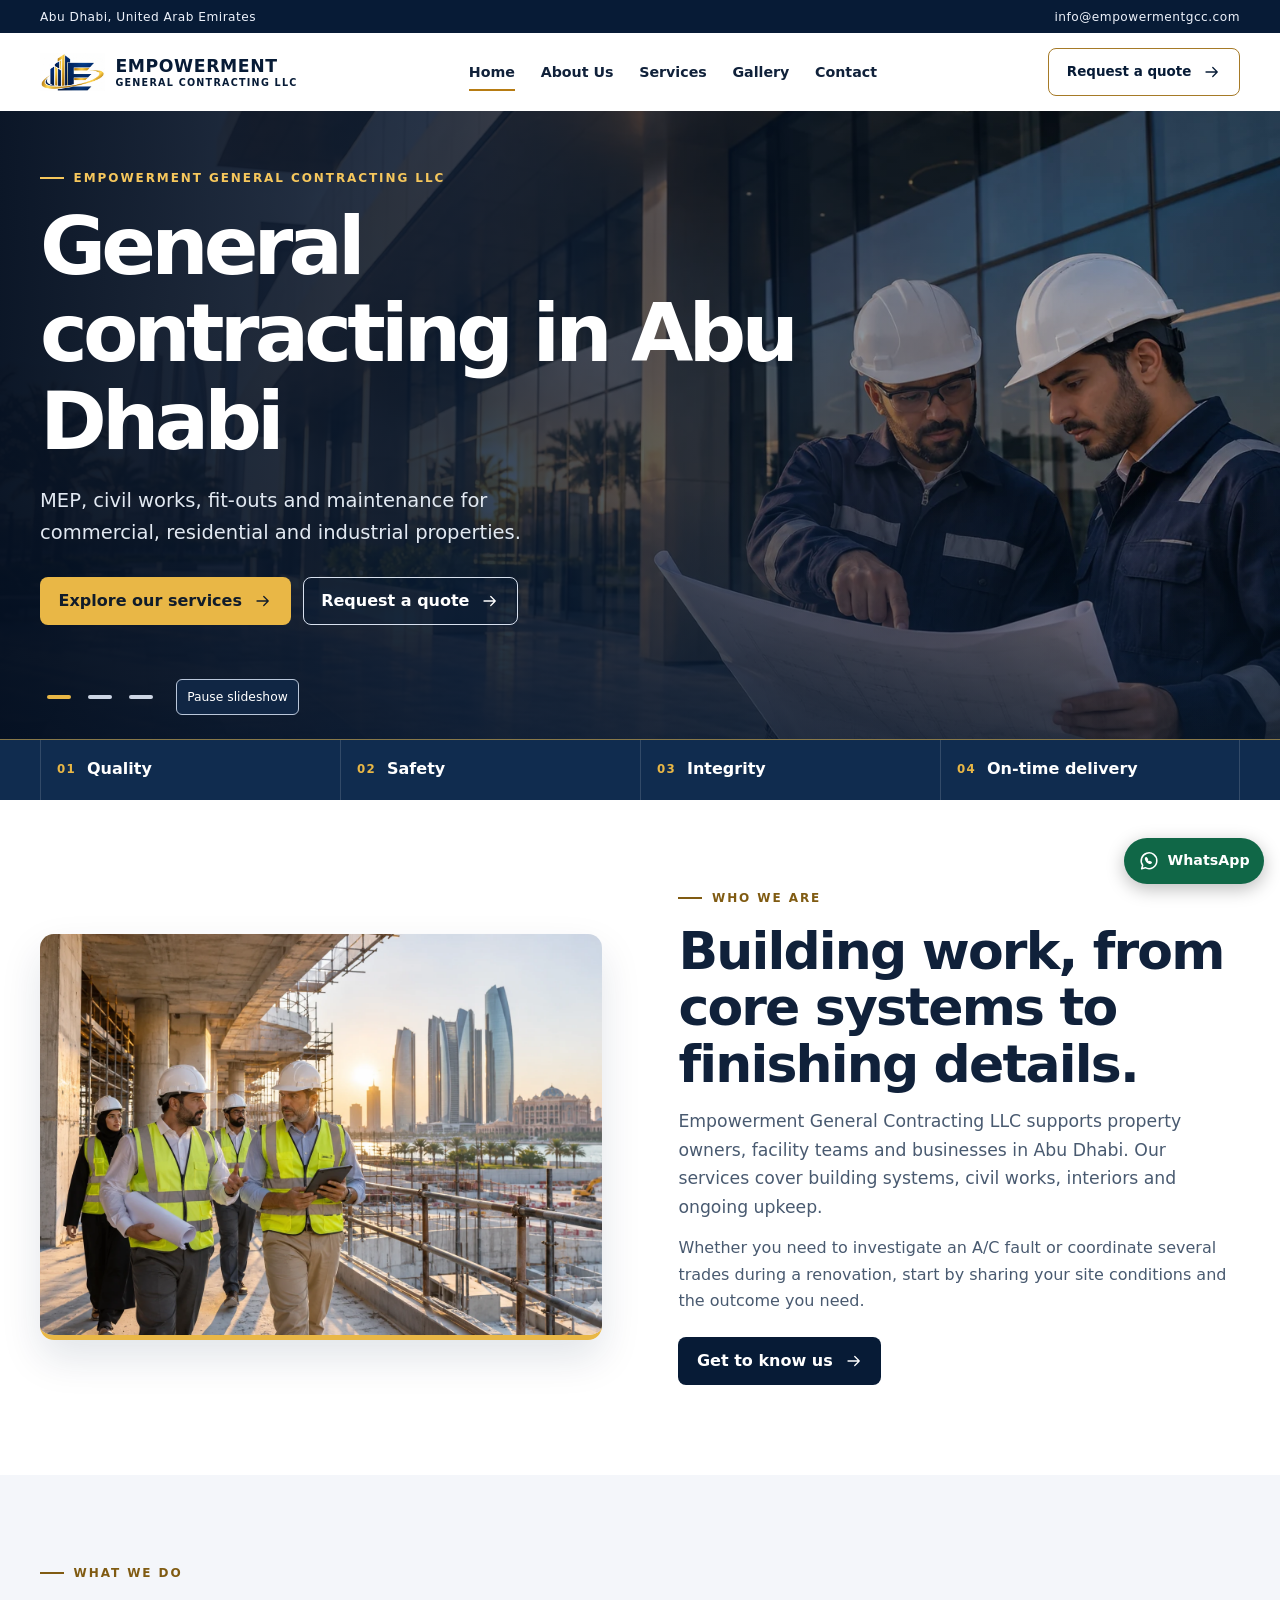
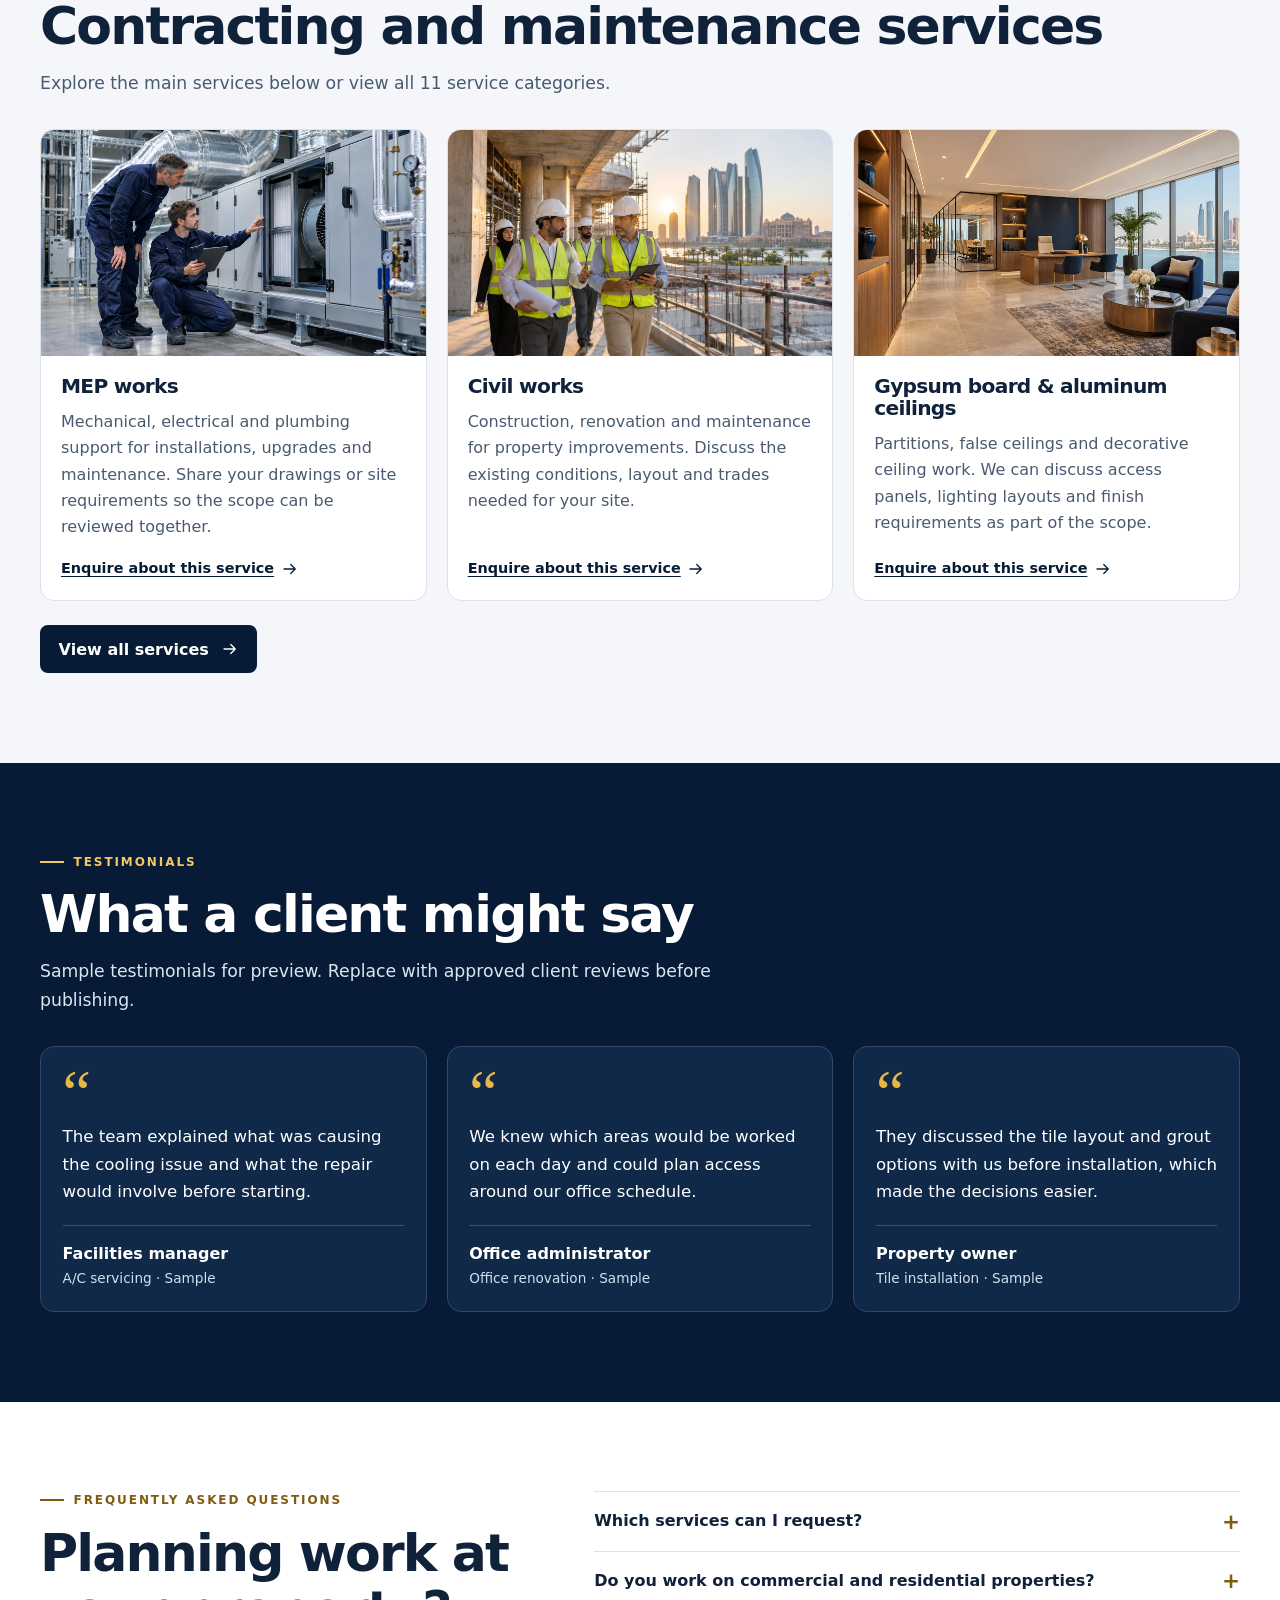
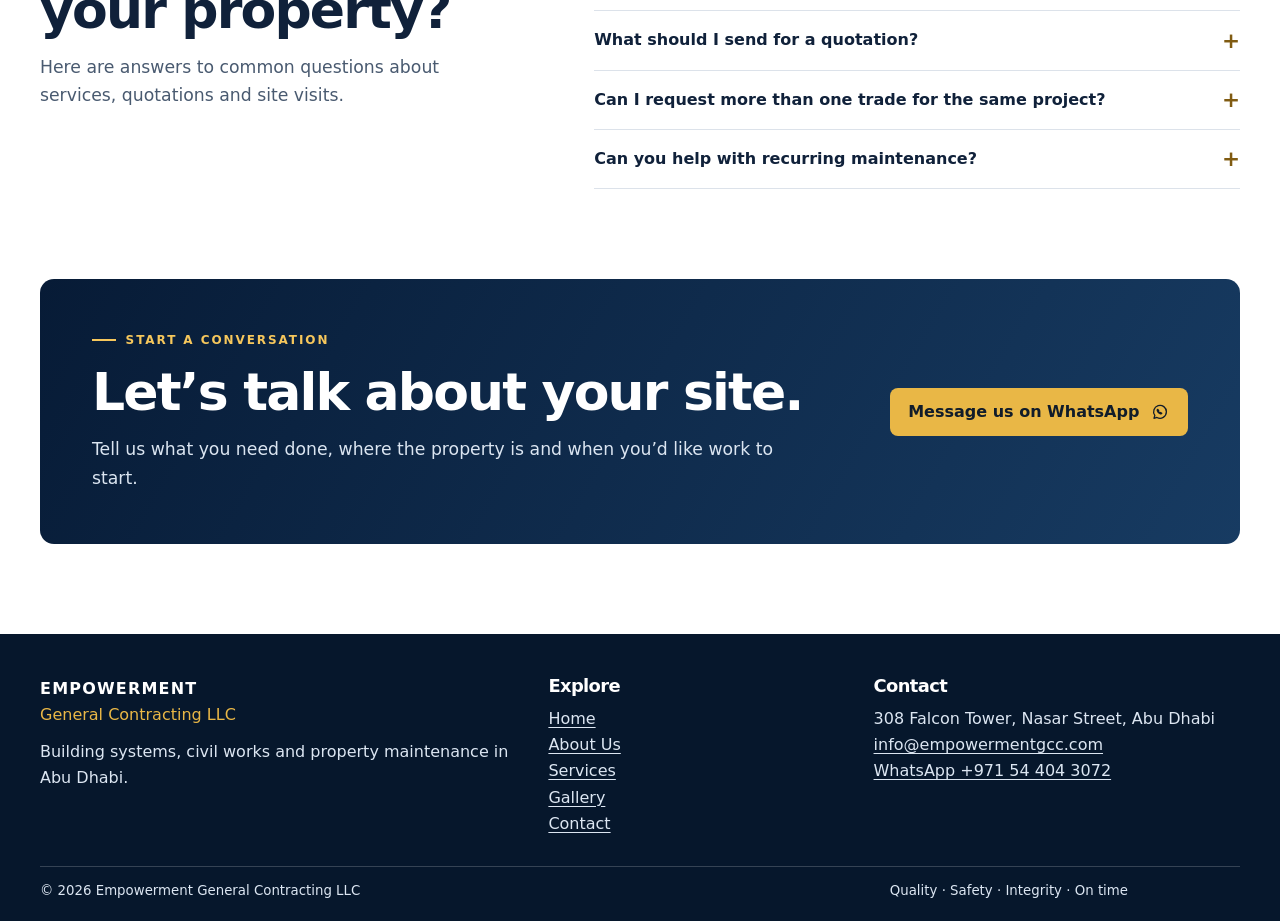
<file: index.html>
<!doctype html>
<html lang="en">
<head>
  <meta charset="utf-8">
  <meta name="viewport" content="width=device-width, initial-scale=1">
  <meta name="description" content="Empowerment General Contracting LLC offers MEP, civil works, fit-outs and building maintenance in Abu Dhabi.">
  <meta name="theme-color" content="#071b36">
  <title>General Contracting in Abu Dhabi | Empowerment General Contracting LLC</title>
  <link rel="icon" href="assets/mark.webp">
  <link rel="stylesheet" href="styles.css">
  <script src="script.js" defer></script>
</head>
<body>
  <a class="skip" href="#main">Skip to content</a>
  <div class="top"><div class="wrap"><span>Abu Dhabi, United Arab Emirates</span><a href="mailto:info@empowermentgcc.com">info@empowermentgcc.com</a></div></div>
  <header class="site-header"><div class="wrap header-row">
    <a class="brand" href="index.html" aria-label="Empowerment General Contracting LLC home"><img src="assets/mark.webp" alt="" decoding="async"><span><strong>EMPOWERMENT</strong><small>GENERAL CONTRACTING LLC</small></span></a>
    <button class="menu" type="button" aria-expanded="false" aria-controls="site-nav">Menu <span aria-hidden="true">☰</span></button>
    <nav id="site-nav" aria-label="Main navigation"><a href="index.html" aria-current="page">Home</a><a href="about.html">About Us</a><a href="services.html">Services</a><a href="gallery.html">Gallery</a><a href="contact.html">Contact</a></nav>
    <a class="header-cta" href="contact.html">Request a quote <svg width="22" height="22" viewBox="0 0 24 24" fill="none" stroke="currentColor" stroke-width="1.7" stroke-linecap="round" stroke-linejoin="round" aria-hidden="true"><path d="M4 12h15m-6-6 6 6-6 6"/></svg></a>
  </div></header>
  <main id="main"><section class="hero slideshow" aria-label="Company highlights"><article class="slide"><div class="scene"><img src="assets/hero.webp" alt="" decoding="async"></div><div class="wrap hero-copy"><p class="eyebrow">Empowerment General Contracting LLC</p><h1>General contracting in Abu Dhabi</h1><p>MEP, civil works, fit-outs and maintenance for commercial, residential and industrial properties.</p><div class="actions"><a class="button gold" href="services.html">Explore our services<svg width="22" height="22" viewBox="0 0 24 24" fill="none" stroke="currentColor" stroke-width="1.7" stroke-linecap="round" stroke-linejoin="round" aria-hidden="true"><path d="M4 12h15m-6-6 6 6-6 6"/></svg></a><a class="button outline" href="contact.html">Request a quote<svg width="22" height="22" viewBox="0 0 24 24" fill="none" stroke="currentColor" stroke-width="1.7" stroke-linecap="round" stroke-linejoin="round" aria-hidden="true"><path d="M4 12h15m-6-6 6 6-6 6"/></svg></a></div></div></article><article class="slide" hidden><div class="scene"><img src="assets/mep.webp" alt="" loading="lazy" decoding="async"></div><div class="wrap hero-copy"><p class="eyebrow">Empowerment General Contracting LLC</p><h2>Comfortable, functional buildings</h2><p>From air-conditioning and ductwork to electrical and plumbing, get help with the systems your property relies on.</p><div class="actions"><a class="button gold" href="services.html">Explore our services<svg width="22" height="22" viewBox="0 0 24 24" fill="none" stroke="currentColor" stroke-width="1.7" stroke-linecap="round" stroke-linejoin="round" aria-hidden="true"><path d="M4 12h15m-6-6 6 6-6 6"/></svg></a><a class="button outline" href="contact.html">Request a quote<svg width="22" height="22" viewBox="0 0 24 24" fill="none" stroke="currentColor" stroke-width="1.7" stroke-linecap="round" stroke-linejoin="round" aria-hidden="true"><path d="M4 12h15m-6-6 6 6-6 6"/></svg></a></div></div></article><article class="slide" hidden><div class="scene"><img src="assets/interior.webp" alt="" loading="lazy" decoding="async"></div><div class="wrap hero-copy"><p class="eyebrow">Empowerment General Contracting LLC</p><h2>Renovations built around your space</h2><p>Plan civil works and interior upgrades, from floor tiles and partitions to ceilings and custom woodwork.</p><div class="actions"><a class="button gold" href="services.html">Explore our services<svg width="22" height="22" viewBox="0 0 24 24" fill="none" stroke="currentColor" stroke-width="1.7" stroke-linecap="round" stroke-linejoin="round" aria-hidden="true"><path d="M4 12h15m-6-6 6 6-6 6"/></svg></a><a class="button outline" href="contact.html">Request a quote<svg width="22" height="22" viewBox="0 0 24 24" fill="none" stroke="currentColor" stroke-width="1.7" stroke-linecap="round" stroke-linejoin="round" aria-hidden="true"><path d="M4 12h15m-6-6 6 6-6 6"/></svg></a></div></div></article><div class="wrap slider-tools"><div class="dots" aria-label="Select a slide"><button type="button" aria-label="General contracting" aria-pressed="true"></button><button type="button" aria-label="Building systems" aria-pressed="false"></button><button type="button" aria-label="Renovations" aria-pressed="false"></button></div><button class="pause" type="button">Pause slideshow</button></div></section><div class="values"><div class="wrap"><div><span>01</span>Quality</div><div><span>02</span>Safety</div><div><span>03</span>Integrity</div><div><span>04</span>On-time delivery</div></div></div><section class="section "><div class="wrap"><div class="split"><div class="image-frame"><img src="assets/civil.webp" alt="Site supervisors at a concrete construction site" loading="lazy" decoding="async"></div><div><p class="eyebrow">Who we are</p><h2>Building work, from core systems to finishing details.</h2><p class="lede">Empowerment General Contracting LLC supports property owners, facility teams and businesses in Abu Dhabi. Our services cover building systems, civil works, interiors and ongoing upkeep.</p><p>Whether you need to investigate an A/C fault or coordinate several trades during a renovation, start by sharing your site conditions and the outcome you need.</p><a class="button navy" href="about.html">Get to know us<svg width="22" height="22" viewBox="0 0 24 24" fill="none" stroke="currentColor" stroke-width="1.7" stroke-linecap="round" stroke-linejoin="round" aria-hidden="true"><path d="M4 12h15m-6-6 6 6-6 6"/></svg></a></div></div></div></section><section class="section soft"><div class="wrap"><p class="eyebrow">What we do</p><h2>Contracting and maintenance services</h2><p class="lede">Explore the main services below or view all 11 service categories.</p><div class="cards"><article class="card"><img src="assets/mep.webp" alt="" loading="lazy" decoding="async"><div><h3>MEP works</h3><p>Mechanical, electrical and plumbing support for installations, upgrades and maintenance. Share your drawings or site requirements so the scope can be reviewed together.</p><a href="contact.html?service=MEP%20works">Enquire about this service <svg width="22" height="22" viewBox="0 0 24 24" fill="none" stroke="currentColor" stroke-width="1.7" stroke-linecap="round" stroke-linejoin="round" aria-hidden="true"><path d="M4 12h15m-6-6 6 6-6 6"/></svg></a></div></article><article class="card"><img src="assets/civil.webp" alt="" loading="lazy" decoding="async"><div><h3>Civil works</h3><p>Construction, renovation and maintenance for property improvements. Discuss the existing conditions, layout and trades needed for your site.</p><a href="contact.html?service=Civil%20works">Enquire about this service <svg width="22" height="22" viewBox="0 0 24 24" fill="none" stroke="currentColor" stroke-width="1.7" stroke-linecap="round" stroke-linejoin="round" aria-hidden="true"><path d="M4 12h15m-6-6 6 6-6 6"/></svg></a></div></article><article class="card"><img src="assets/interior.webp" alt="" loading="lazy" decoding="async"><div><h3>Gypsum board &amp; aluminum ceilings</h3><p>Partitions, false ceilings and decorative ceiling work. We can discuss access panels, lighting layouts and finish requirements as part of the scope.</p><a href="contact.html?service=Gypsum%20board%20%26%20aluminum%20ceilings">Enquire about this service <svg width="22" height="22" viewBox="0 0 24 24" fill="none" stroke="currentColor" stroke-width="1.7" stroke-linecap="round" stroke-linejoin="round" aria-hidden="true"><path d="M4 12h15m-6-6 6 6-6 6"/></svg></a></div></article></div><div class="more"><a class="button navy" href="services.html">View all services<svg width="22" height="22" viewBox="0 0 24 24" fill="none" stroke="currentColor" stroke-width="1.7" stroke-linecap="round" stroke-linejoin="round" aria-hidden="true"><path d="M4 12h15m-6-6 6 6-6 6"/></svg></a></div></div></section><section class="section dark"><div class="wrap"><p class="eyebrow">Testimonials</p><h2>What a client might say</h2><p class="lede">Sample testimonials for preview. Replace with approved client reviews before publishing.</p><div class="quotes"><figure><span class="quote-mark" aria-hidden="true">“</span><blockquote>The team explained what was causing the cooling issue and what the repair would involve before starting.</blockquote><figcaption><strong>Facilities manager</strong><span>A/C servicing · Sample</span></figcaption></figure><figure><span class="quote-mark" aria-hidden="true">“</span><blockquote>We knew which areas would be worked on each day and could plan access around our office schedule.</blockquote><figcaption><strong>Office administrator</strong><span>Office renovation · Sample</span></figcaption></figure><figure><span class="quote-mark" aria-hidden="true">“</span><blockquote>They discussed the tile layout and grout options with us before installation, which made the decisions easier.</blockquote><figcaption><strong>Property owner</strong><span>Tile installation · Sample</span></figcaption></figure></div></div></section><section class="section "><div class="wrap"><div class="faq"><div><p class="eyebrow">Frequently asked questions</p><h2>Planning work at your property?</h2><p class="lede">Here are answers to common questions about services, quotations and site visits.</p></div><div class="faq-list"><details><summary>Which services can I request?</summary><p>We take enquiries for MEP, A/C, ductwork, electrical and plumbing, cleaning, elevators, civil work, tiling, interlock paving, ceilings and carpentry.</p></details><details><summary>Do you work on commercial and residential properties?</summary><p>We welcome enquiries for commercial, residential and industrial properties in Abu Dhabi. Share your property type and location so the team can discuss your requirements.</p></details><details><summary>What should I send for a quotation?</summary><p>Include the location, the work you need, your preferred timeline and any photos or drawings you can share. The team can advise if a site visit is needed.</p></details><details><summary>Can I request more than one trade for the same project?</summary><p>Yes. Tell us about all the work involved so the team can discuss trade coordination, site access and the order in which work should happen.</p></details><details><summary>Can you help with recurring maintenance?</summary><p>You can enquire about scheduled upkeep for your property. Include the systems involved and how often you expect them to be serviced.</p></details></div></div></div></section><section class="section cta-zone"><div class="wrap"><div class="cta"><div><p class="eyebrow">Start a conversation</p><h2>Let’s talk about your site.</h2><p class="lede">Tell us what you need done, where the property is and when you’d like work to start.</p></div><a class="button gold" href="https://wa.me/971544043072">Message us on WhatsApp<svg width="22" height="22" viewBox="0 0 24 24" fill="none" stroke="currentColor" stroke-width="1.7" stroke-linecap="round" stroke-linejoin="round" aria-hidden="true"><path d="M20.5 11.8a8.5 8.5 0 0 1-12.6 7.5L4 20.4l1.1-3.8A8.5 8.5 0 1 1 20.5 11.8Z"/><path d="M9 8.5c-.6.2-.9.7-.7 1.5.5 2 2.3 3.8 4.3 4.4.8.3 1.5-.1 1.8-.8l-1.6-1-.8.6c-1-.5-1.7-1.2-2.2-2.2l.5-.8L9 8.5Z"/></svg></a></div></div></section></main>
  <footer><div class="wrap footer-grid">
    <div><p class="footer-brand">EMPOWERMENT</p><p>General Contracting LLC</p><p>Building systems, civil works and property maintenance in Abu Dhabi.</p></div>
    <div><h2>Explore</h2><nav aria-label="Footer navigation"><a href="index.html" aria-current="page">Home</a><a href="about.html">About Us</a><a href="services.html">Services</a><a href="gallery.html">Gallery</a><a href="contact.html">Contact</a></nav></div>
    <div><h2>Contact</h2><address>308 Falcon Tower, Nasar Street, Abu Dhabi</address><a href="mailto:info@empowermentgcc.com">info@empowermentgcc.com</a><a href="https://wa.me/971544043072">WhatsApp +971 54 404 3072</a></div>
  </div><div class="wrap footer-bottom"><small>© 2026 Empowerment General Contracting LLC</small><small>Quality · Safety · Integrity · On time</small></div></footer>
  <aside class="quick" aria-label="Quick contact">
    <a class="quick-call" href="tel:+971544043072"><svg width="22" height="22" viewBox="0 0 24 24" fill="none" stroke="currentColor" stroke-width="1.7" stroke-linecap="round" stroke-linejoin="round" aria-hidden="true"><path d="M5 4h4l2 5-2 1.5a13 13 0 0 0 4.5 4.5l1.5-2 5 2v4c0 1-1 2-2 2A16 16 0 0 1 3 6c0-1 1-2 2-2Z"/></svg> <span>Call</span></a>
    <a class="quick-wa" href="https://wa.me/971544043072"><svg width="22" height="22" viewBox="0 0 24 24" fill="none" stroke="currentColor" stroke-width="1.7" stroke-linecap="round" stroke-linejoin="round" aria-hidden="true"><path d="M20.5 11.8a8.5 8.5 0 0 1-12.6 7.5L4 20.4l1.1-3.8A8.5 8.5 0 1 1 20.5 11.8Z"/><path d="M9 8.5c-.6.2-.9.7-.7 1.5.5 2 2.3 3.8 4.3 4.4.8.3 1.5-.1 1.8-.8l-1.6-1-.8.6c-1-.5-1.7-1.2-2.2-2.2l.5-.8L9 8.5Z"/></svg> <span>WhatsApp</span></a>
  </aside>
</body>
</html>
</file>
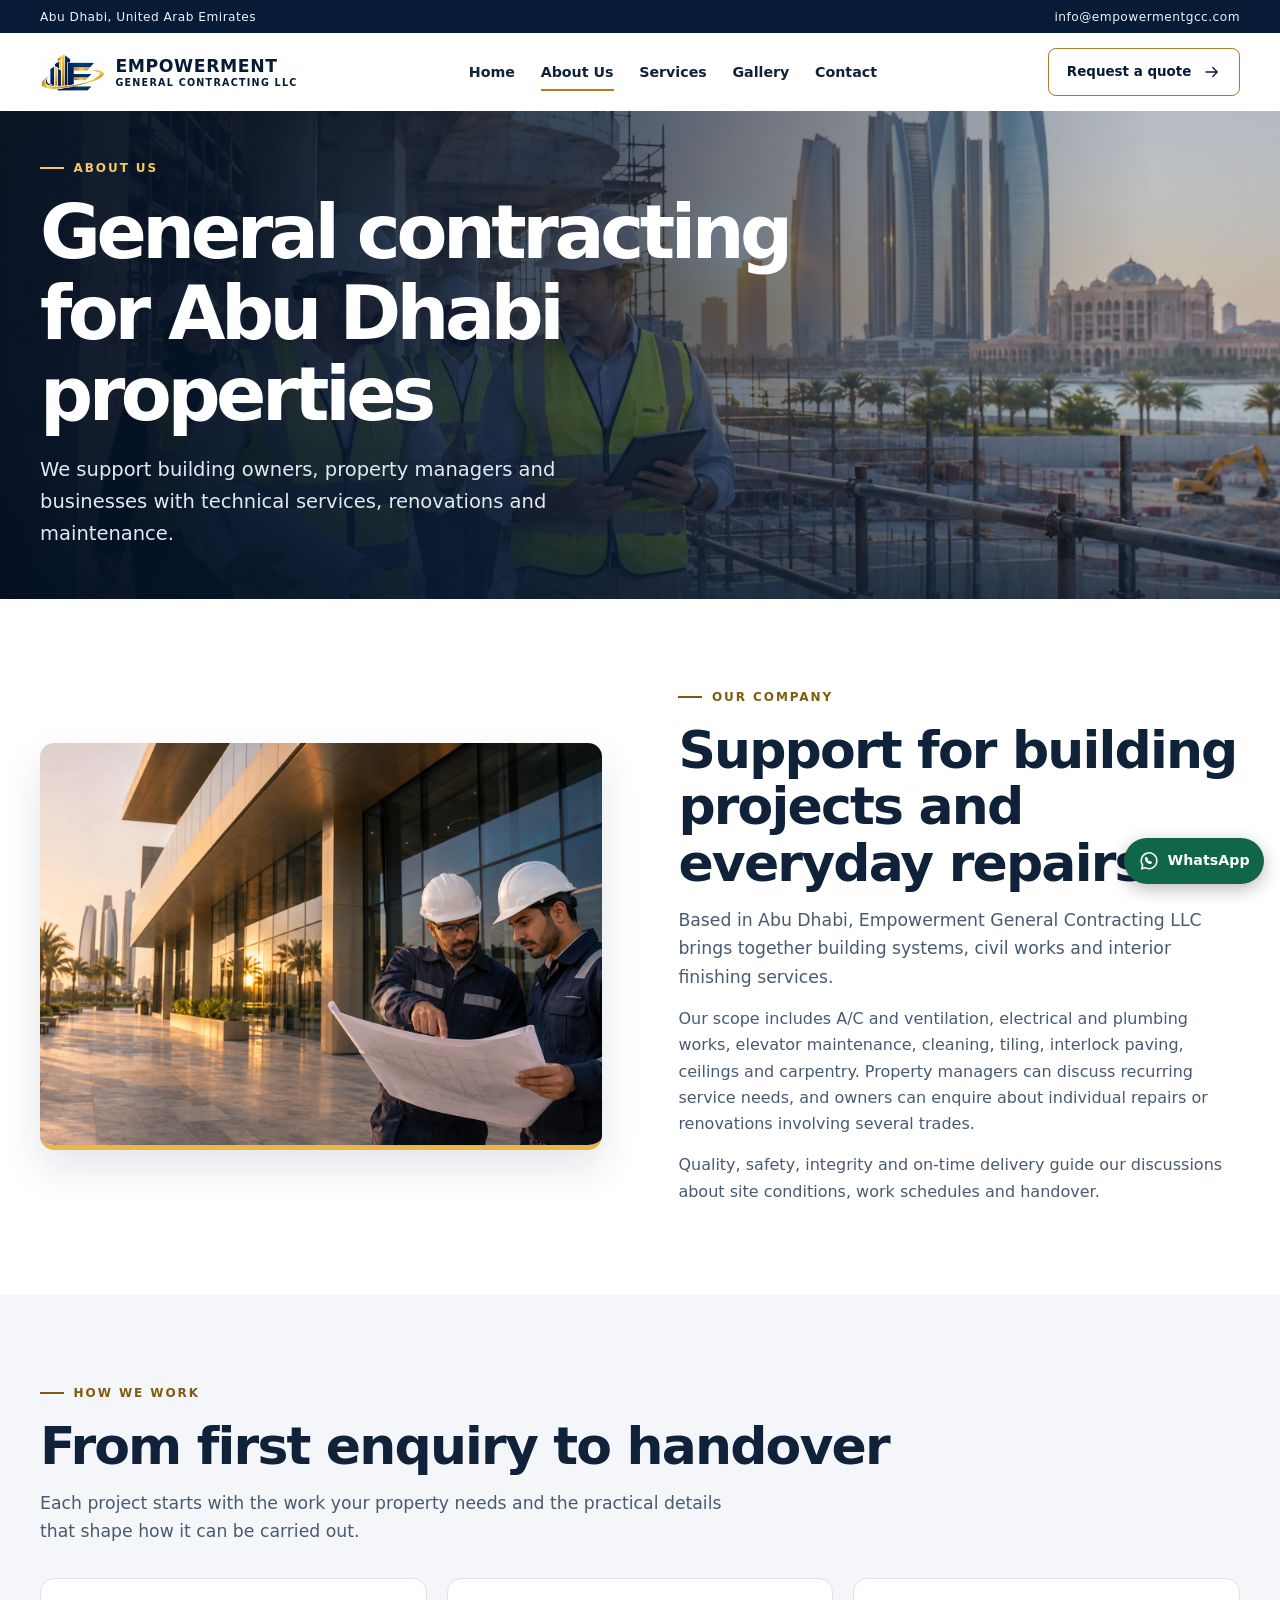
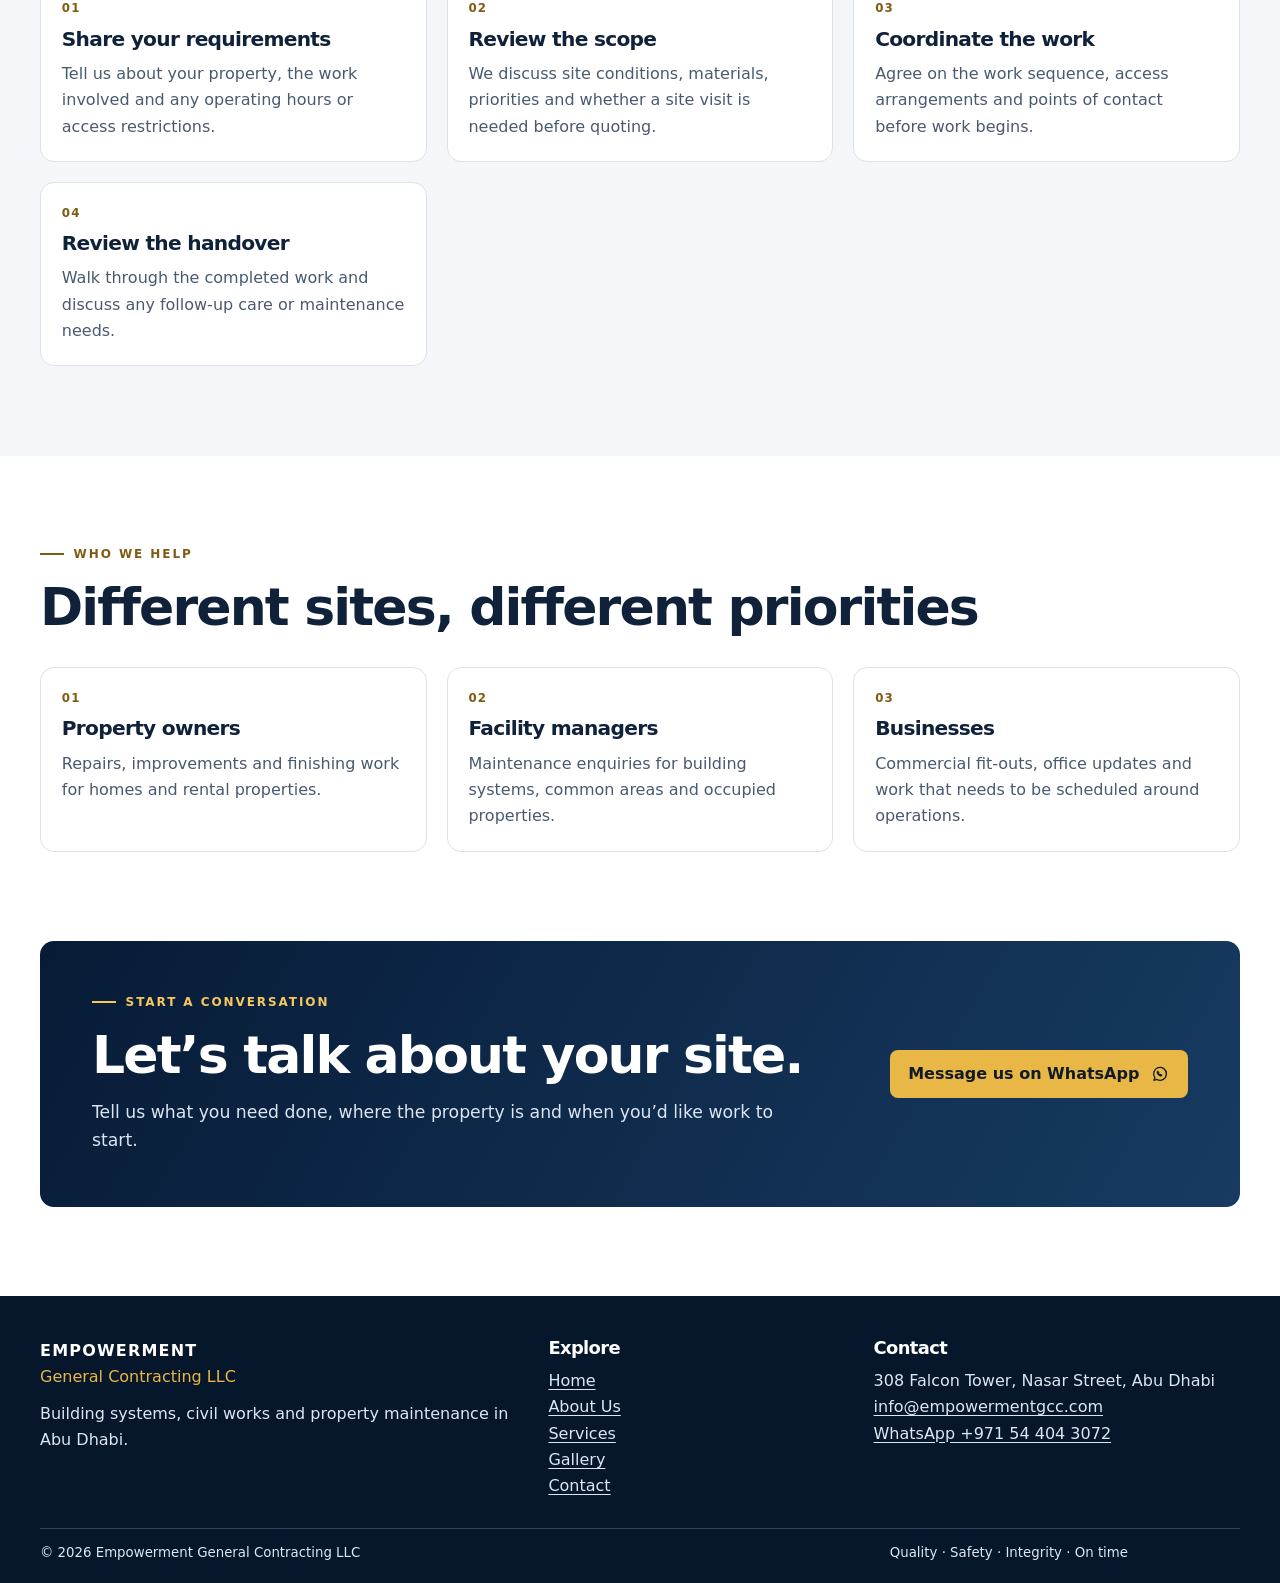
<file: about.html>
<!doctype html>
<html lang="en">
<head>
  <meta charset="utf-8">
  <meta name="viewport" content="width=device-width, initial-scale=1">
  <meta name="description" content="Learn about Empowerment General Contracting LLC and how we plan contracting and maintenance work in Abu Dhabi.">
  <meta name="theme-color" content="#071b36">
  <title>About Us | Empowerment General Contracting LLC</title>
  <link rel="icon" href="assets/mark.webp">
  <link rel="stylesheet" href="styles.css">
  <script src="script.js" defer></script>
</head>
<body>
  <a class="skip" href="#main">Skip to content</a>
  <div class="top"><div class="wrap"><span>Abu Dhabi, United Arab Emirates</span><a href="mailto:info@empowermentgcc.com">info@empowermentgcc.com</a></div></div>
  <header class="site-header"><div class="wrap header-row">
    <a class="brand" href="index.html" aria-label="Empowerment General Contracting LLC home"><img src="assets/mark.webp" alt="" decoding="async"><span><strong>EMPOWERMENT</strong><small>GENERAL CONTRACTING LLC</small></span></a>
    <button class="menu" type="button" aria-expanded="false" aria-controls="site-nav">Menu <span aria-hidden="true">☰</span></button>
    <nav id="site-nav" aria-label="Main navigation"><a href="index.html">Home</a><a href="about.html" aria-current="page">About Us</a><a href="services.html">Services</a><a href="gallery.html">Gallery</a><a href="contact.html">Contact</a></nav>
    <a class="header-cta" href="contact.html">Request a quote <svg width="22" height="22" viewBox="0 0 24 24" fill="none" stroke="currentColor" stroke-width="1.7" stroke-linecap="round" stroke-linejoin="round" aria-hidden="true"><path d="M4 12h15m-6-6 6 6-6 6"/></svg></a>
  </div></header>
  <main id="main"><section class="inner hero"><div class="scene"><img src="assets/civil.webp" alt="" decoding="async"></div><div class="wrap hero-copy"><p class="eyebrow">About us</p><h1>General contracting for Abu Dhabi properties</h1><p>We support building owners, property managers and businesses with technical services, renovations and maintenance.</p></div></section><section class="section "><div class="wrap"><div class="split"><div class="image-frame"><img src="assets/hero.webp" alt="Engineers reviewing drawings outside a commercial building" loading="lazy" decoding="async"></div><div><p class="eyebrow">Our company</p><h2>Support for building projects and everyday repairs</h2><p class="lede">Based in Abu Dhabi, Empowerment General Contracting LLC brings together building systems, civil works and interior finishing services.</p><p>Our scope includes A/C and ventilation, electrical and plumbing works, elevator maintenance, cleaning, tiling, interlock paving, ceilings and carpentry. Property managers can discuss recurring service needs, and owners can enquire about individual repairs or renovations involving several trades.</p><p>Quality, safety, integrity and on-time delivery guide our discussions about site conditions, work schedules and handover.</p></div></div></div></section><section class="section soft"><div class="wrap"><p class="eyebrow">How we work</p><h2>From first enquiry to handover</h2><p class="lede">Each project starts with the work your property needs and the practical details that shape how it can be carried out.</p><div class="info-grid"><article><span>01</span><h3>Share your requirements</h3><p>Tell us about your property, the work involved and any operating hours or access restrictions.</p></article><article><span>02</span><h3>Review the scope</h3><p>We discuss site conditions, materials, priorities and whether a site visit is needed before quoting.</p></article><article><span>03</span><h3>Coordinate the work</h3><p>Agree on the work sequence, access arrangements and points of contact before work begins.</p></article><article><span>04</span><h3>Review the handover</h3><p>Walk through the completed work and discuss any follow-up care or maintenance needs.</p></article></div></div></section><section class="section "><div class="wrap"><p class="eyebrow">Who we help</p><h2>Different sites, different priorities</h2><div class="info-grid"><article><span>01</span><h3>Property owners</h3><p>Repairs, improvements and finishing work for homes and rental properties.</p></article><article><span>02</span><h3>Facility managers</h3><p>Maintenance enquiries for building systems, common areas and occupied properties.</p></article><article><span>03</span><h3>Businesses</h3><p>Commercial fit-outs, office updates and work that needs to be scheduled around operations.</p></article></div></div></section><section class="section cta-zone"><div class="wrap"><div class="cta"><div><p class="eyebrow">Start a conversation</p><h2>Let’s talk about your site.</h2><p class="lede">Tell us what you need done, where the property is and when you’d like work to start.</p></div><a class="button gold" href="https://wa.me/971544043072">Message us on WhatsApp<svg width="22" height="22" viewBox="0 0 24 24" fill="none" stroke="currentColor" stroke-width="1.7" stroke-linecap="round" stroke-linejoin="round" aria-hidden="true"><path d="M20.5 11.8a8.5 8.5 0 0 1-12.6 7.5L4 20.4l1.1-3.8A8.5 8.5 0 1 1 20.5 11.8Z"/><path d="M9 8.5c-.6.2-.9.7-.7 1.5.5 2 2.3 3.8 4.3 4.4.8.3 1.5-.1 1.8-.8l-1.6-1-.8.6c-1-.5-1.7-1.2-2.2-2.2l.5-.8L9 8.5Z"/></svg></a></div></div></section></main>
  <footer><div class="wrap footer-grid">
    <div><p class="footer-brand">EMPOWERMENT</p><p>General Contracting LLC</p><p>Building systems, civil works and property maintenance in Abu Dhabi.</p></div>
    <div><h2>Explore</h2><nav aria-label="Footer navigation"><a href="index.html">Home</a><a href="about.html" aria-current="page">About Us</a><a href="services.html">Services</a><a href="gallery.html">Gallery</a><a href="contact.html">Contact</a></nav></div>
    <div><h2>Contact</h2><address>308 Falcon Tower, Nasar Street, Abu Dhabi</address><a href="mailto:info@empowermentgcc.com">info@empowermentgcc.com</a><a href="https://wa.me/971544043072">WhatsApp +971 54 404 3072</a></div>
  </div><div class="wrap footer-bottom"><small>© 2026 Empowerment General Contracting LLC</small><small>Quality · Safety · Integrity · On time</small></div></footer>
  <aside class="quick" aria-label="Quick contact">
    <a class="quick-call" href="tel:+971544043072"><svg width="22" height="22" viewBox="0 0 24 24" fill="none" stroke="currentColor" stroke-width="1.7" stroke-linecap="round" stroke-linejoin="round" aria-hidden="true"><path d="M5 4h4l2 5-2 1.5a13 13 0 0 0 4.5 4.5l1.5-2 5 2v4c0 1-1 2-2 2A16 16 0 0 1 3 6c0-1 1-2 2-2Z"/></svg> <span>Call</span></a>
    <a class="quick-wa" href="https://wa.me/971544043072"><svg width="22" height="22" viewBox="0 0 24 24" fill="none" stroke="currentColor" stroke-width="1.7" stroke-linecap="round" stroke-linejoin="round" aria-hidden="true"><path d="M20.5 11.8a8.5 8.5 0 0 1-12.6 7.5L4 20.4l1.1-3.8A8.5 8.5 0 1 1 20.5 11.8Z"/><path d="M9 8.5c-.6.2-.9.7-.7 1.5.5 2 2.3 3.8 4.3 4.4.8.3 1.5-.1 1.8-.8l-1.6-1-.8.6c-1-.5-1.7-1.2-2.2-2.2l.5-.8L9 8.5Z"/></svg> <span>WhatsApp</span></a>
  </aside>
</body>
</html>
</file>
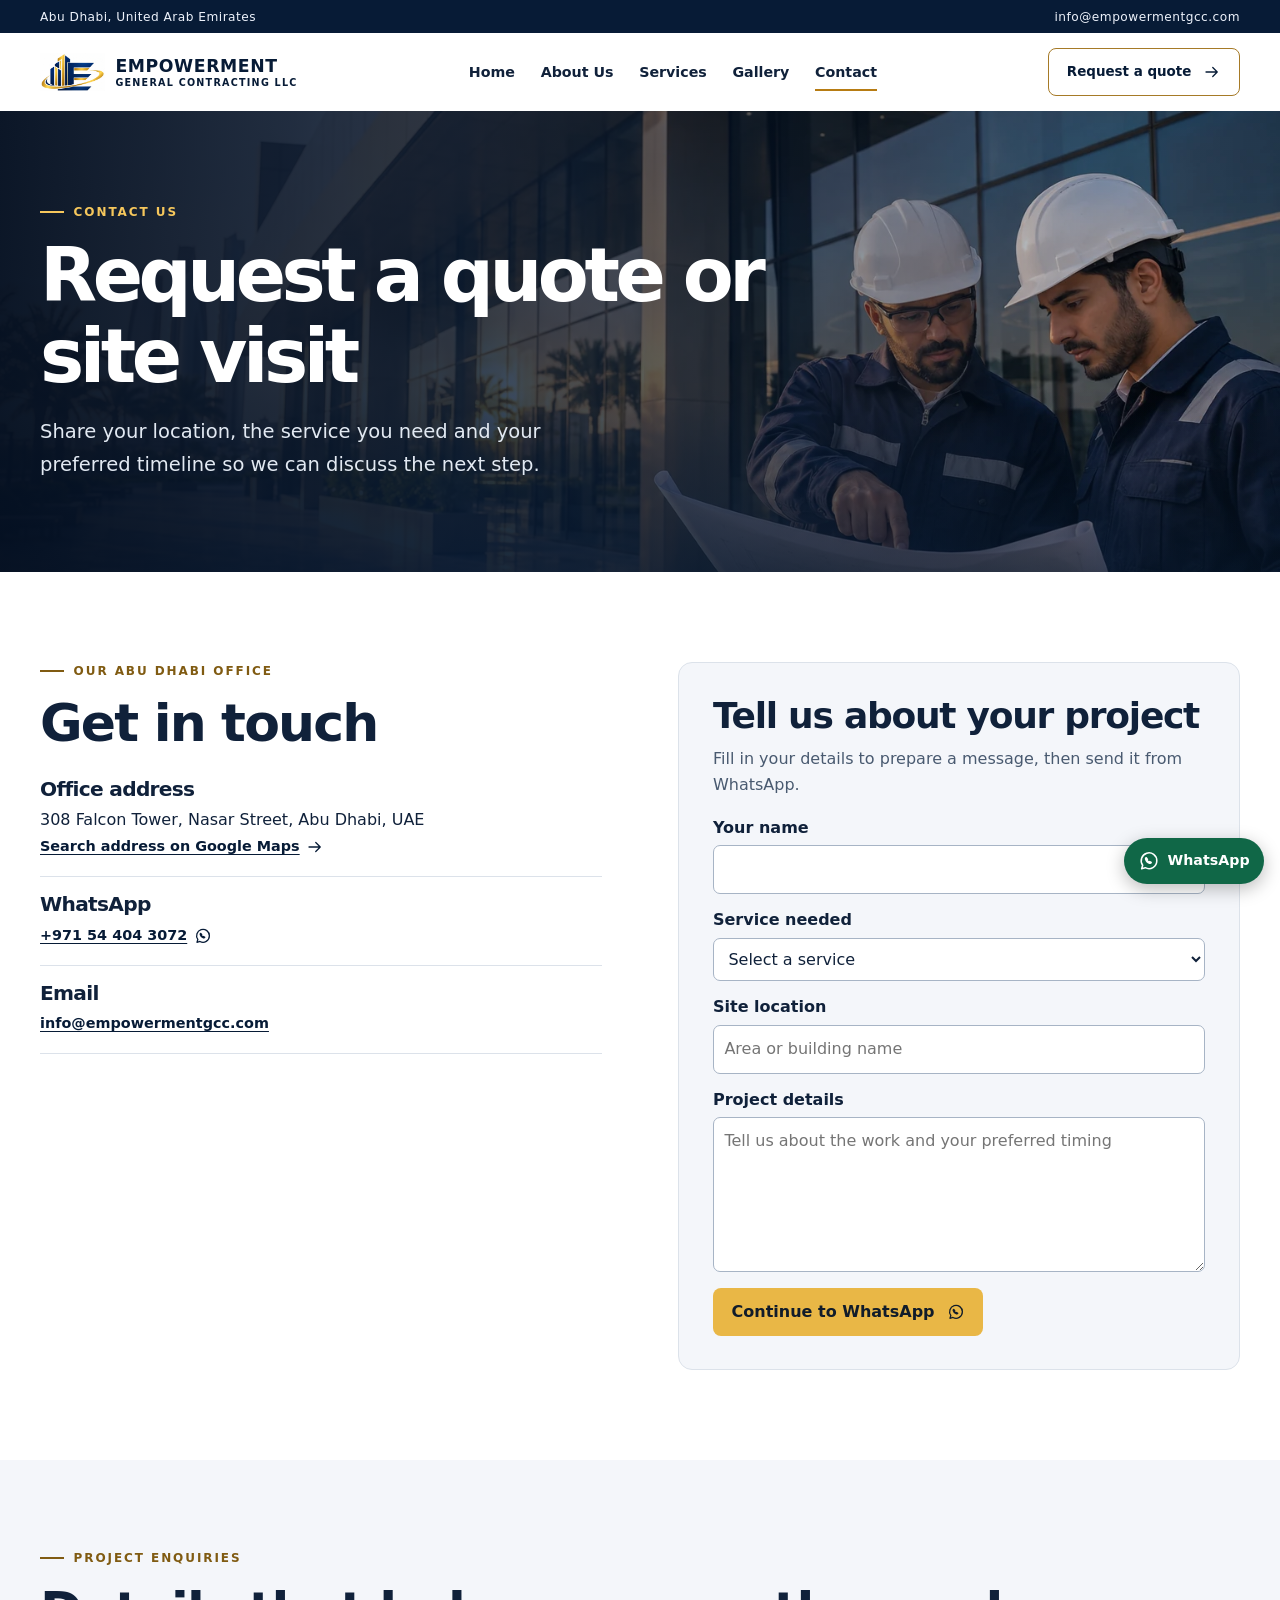
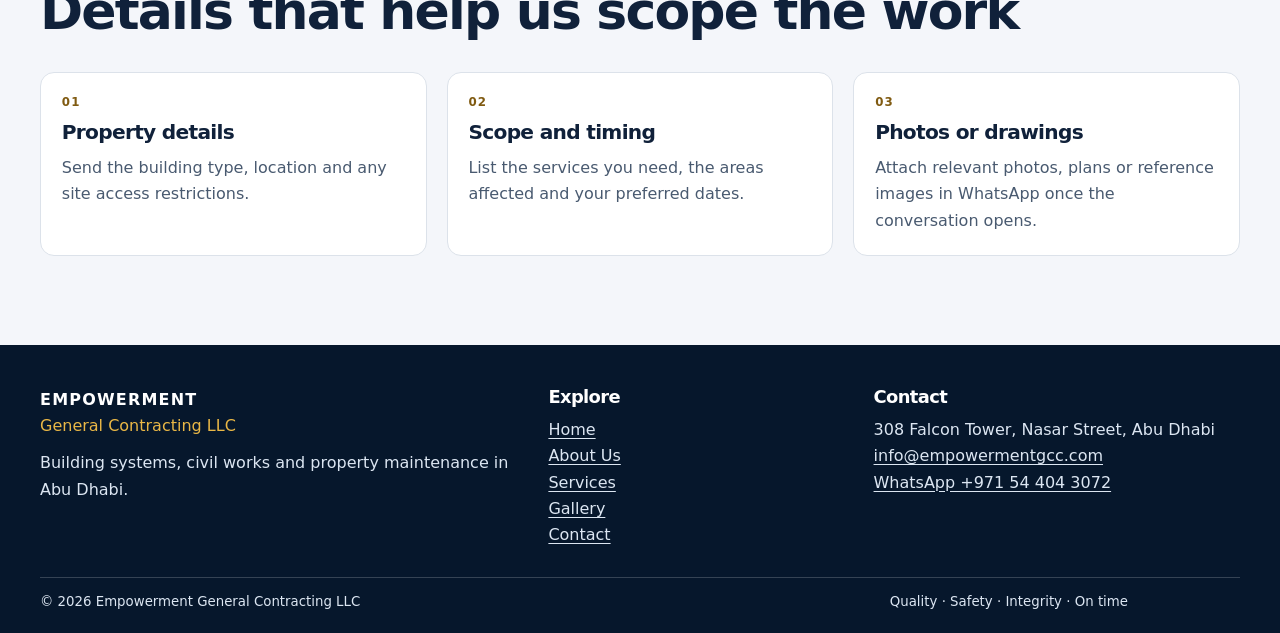
<file: contact.html>
<!doctype html>
<html lang="en">
<head>
  <meta charset="utf-8">
  <meta name="viewport" content="width=device-width, initial-scale=1">
  <meta name="description" content="Contact Empowerment General Contracting LLC in Abu Dhabi for service enquiries, quotations and site visits.">
  <meta name="theme-color" content="#071b36">
  <title>Contact | Empowerment General Contracting LLC</title>
  <link rel="icon" href="assets/mark.webp">
  <link rel="stylesheet" href="styles.css">
  <script src="script.js" defer></script>
</head>
<body>
  <a class="skip" href="#main">Skip to content</a>
  <div class="top"><div class="wrap"><span>Abu Dhabi, United Arab Emirates</span><a href="mailto:info@empowermentgcc.com">info@empowermentgcc.com</a></div></div>
  <header class="site-header"><div class="wrap header-row">
    <a class="brand" href="index.html" aria-label="Empowerment General Contracting LLC home"><img src="assets/mark.webp" alt="" decoding="async"><span><strong>EMPOWERMENT</strong><small>GENERAL CONTRACTING LLC</small></span></a>
    <button class="menu" type="button" aria-expanded="false" aria-controls="site-nav">Menu <span aria-hidden="true">☰</span></button>
    <nav id="site-nav" aria-label="Main navigation"><a href="index.html">Home</a><a href="about.html">About Us</a><a href="services.html">Services</a><a href="gallery.html">Gallery</a><a href="contact.html" aria-current="page">Contact</a></nav>
    <a class="header-cta" href="contact.html">Request a quote <svg width="22" height="22" viewBox="0 0 24 24" fill="none" stroke="currentColor" stroke-width="1.7" stroke-linecap="round" stroke-linejoin="round" aria-hidden="true"><path d="M4 12h15m-6-6 6 6-6 6"/></svg></a>
  </div></header>
  <main id="main"><section class="inner hero"><div class="scene"><img src="assets/hero.webp" alt="" decoding="async"></div><div class="wrap hero-copy"><p class="eyebrow">Contact us</p><h1>Request a quote or site visit</h1><p>Share your location, the service you need and your preferred timeline so we can discuss the next step.</p></div></section><section class="section "><div class="wrap"><div class="contact-grid">
  <div><p class="eyebrow">Our Abu Dhabi office</p><h2>Get in touch</h2>
    <div class="contact-item"><h3>Office address</h3><address>308 Falcon Tower, Nasar Street, Abu Dhabi, UAE</address><a href="https://www.google.com/maps/search/?api=1&amp;query=308%20Falcon%20Tower%2C%20Nasar%20Street%2C%20Abu%20Dhabi">Search address on Google Maps <svg width="22" height="22" viewBox="0 0 24 24" fill="none" stroke="currentColor" stroke-width="1.7" stroke-linecap="round" stroke-linejoin="round" aria-hidden="true"><path d="M4 12h15m-6-6 6 6-6 6"/></svg></a></div>
    <div class="contact-item"><h3>WhatsApp</h3><a href="https://wa.me/971544043072">+971 54 404 3072 <svg width="22" height="22" viewBox="0 0 24 24" fill="none" stroke="currentColor" stroke-width="1.7" stroke-linecap="round" stroke-linejoin="round" aria-hidden="true"><path d="M20.5 11.8a8.5 8.5 0 0 1-12.6 7.5L4 20.4l1.1-3.8A8.5 8.5 0 1 1 20.5 11.8Z"/><path d="M9 8.5c-.6.2-.9.7-.7 1.5.5 2 2.3 3.8 4.3 4.4.8.3 1.5-.1 1.8-.8l-1.6-1-.8.6c-1-.5-1.7-1.2-2.2-2.2l.5-.8L9 8.5Z"/></svg></a></div>
    <div class="contact-item call-contact"><h3>Phone</h3><a href="tel:+971544043072">+971 54 404 3072 <svg width="22" height="22" viewBox="0 0 24 24" fill="none" stroke="currentColor" stroke-width="1.7" stroke-linecap="round" stroke-linejoin="round" aria-hidden="true"><path d="M5 4h4l2 5-2 1.5a13 13 0 0 0 4.5 4.5l1.5-2 5 2v4c0 1-1 2-2 2A16 16 0 0 1 3 6c0-1 1-2 2-2Z"/></svg></a></div>
    <div class="contact-item"><h3>Email</h3><a href="mailto:info@empowermentgcc.com">info@empowermentgcc.com</a></div>
  </div>
  <form class="enquiry" id="enquiry">
    <h2>Tell us about your project</h2><p>Fill in your details to prepare a message, then send it from WhatsApp.</p>
    <label for="name">Your name</label><input id="name" name="name" autocomplete="name" required maxlength="100">
    <label for="service">Service needed</label><select id="service" name="service" required><option value="">Select a service</option><option>MEP works</option><option>A/C repair, servicing &amp; installation</option><option>Duct installation &amp; cleaning</option><option>Electrical &amp; plumbing</option><option>Cleaning services</option><option>Elevator repair &amp; maintenance</option><option>Civil works</option><option>Tile installation</option><option>Interlock installation</option><option>Gypsum board &amp; aluminum ceilings</option><option>Carpentry works</option><option>Multiple services or general enquiry</option></select>
    <label for="location">Site location</label><input id="location" name="location" required maxlength="160" placeholder="Area or building name">
    <label for="message">Project details</label><textarea id="message" name="message" required maxlength="1500" rows="5" placeholder="Tell us about the work and your preferred timing"></textarea>
    <button class="button gold" type="submit">Continue to WhatsApp <svg width="22" height="22" viewBox="0 0 24 24" fill="none" stroke="currentColor" stroke-width="1.7" stroke-linecap="round" stroke-linejoin="round" aria-hidden="true"><path d="M20.5 11.8a8.5 8.5 0 0 1-12.6 7.5L4 20.4l1.1-3.8A8.5 8.5 0 1 1 20.5 11.8Z"/><path d="M9 8.5c-.6.2-.9.7-.7 1.5.5 2 2.3 3.8 4.3 4.4.8.3 1.5-.1 1.8-.8l-1.6-1-.8.6c-1-.5-1.7-1.2-2.2-2.2l.5-.8L9 8.5Z"/></svg></button>
    <noscript><p>Use the WhatsApp or email link to send your enquiry.</p></noscript>
  </form>
</div></div></section><section class="section soft"><div class="wrap"><p class="eyebrow">Project enquiries</p><h2>Details that help us scope the work</h2><div class="info-grid"><article><span>01</span><h3>Property details</h3><p>Send the building type, location and any site access restrictions.</p></article><article><span>02</span><h3>Scope and timing</h3><p>List the services you need, the areas affected and your preferred dates.</p></article><article><span>03</span><h3>Photos or drawings</h3><p>Attach relevant photos, plans or reference images in WhatsApp once the conversation opens.</p></article></div></div></section></main>
  <footer><div class="wrap footer-grid">
    <div><p class="footer-brand">EMPOWERMENT</p><p>General Contracting LLC</p><p>Building systems, civil works and property maintenance in Abu Dhabi.</p></div>
    <div><h2>Explore</h2><nav aria-label="Footer navigation"><a href="index.html">Home</a><a href="about.html">About Us</a><a href="services.html">Services</a><a href="gallery.html">Gallery</a><a href="contact.html" aria-current="page">Contact</a></nav></div>
    <div><h2>Contact</h2><address>308 Falcon Tower, Nasar Street, Abu Dhabi</address><a href="mailto:info@empowermentgcc.com">info@empowermentgcc.com</a><a href="https://wa.me/971544043072">WhatsApp +971 54 404 3072</a></div>
  </div><div class="wrap footer-bottom"><small>© 2026 Empowerment General Contracting LLC</small><small>Quality · Safety · Integrity · On time</small></div></footer>
  <aside class="quick" aria-label="Quick contact">
    <a class="quick-call" href="tel:+971544043072"><svg width="22" height="22" viewBox="0 0 24 24" fill="none" stroke="currentColor" stroke-width="1.7" stroke-linecap="round" stroke-linejoin="round" aria-hidden="true"><path d="M5 4h4l2 5-2 1.5a13 13 0 0 0 4.5 4.5l1.5-2 5 2v4c0 1-1 2-2 2A16 16 0 0 1 3 6c0-1 1-2 2-2Z"/></svg> <span>Call</span></a>
    <a class="quick-wa" href="https://wa.me/971544043072"><svg width="22" height="22" viewBox="0 0 24 24" fill="none" stroke="currentColor" stroke-width="1.7" stroke-linecap="round" stroke-linejoin="round" aria-hidden="true"><path d="M20.5 11.8a8.5 8.5 0 0 1-12.6 7.5L4 20.4l1.1-3.8A8.5 8.5 0 1 1 20.5 11.8Z"/><path d="M9 8.5c-.6.2-.9.7-.7 1.5.5 2 2.3 3.8 4.3 4.4.8.3 1.5-.1 1.8-.8l-1.6-1-.8.6c-1-.5-1.7-1.2-2.2-2.2l.5-.8L9 8.5Z"/></svg> <span>WhatsApp</span></a>
  </aside>
</body>
</html>
</file>
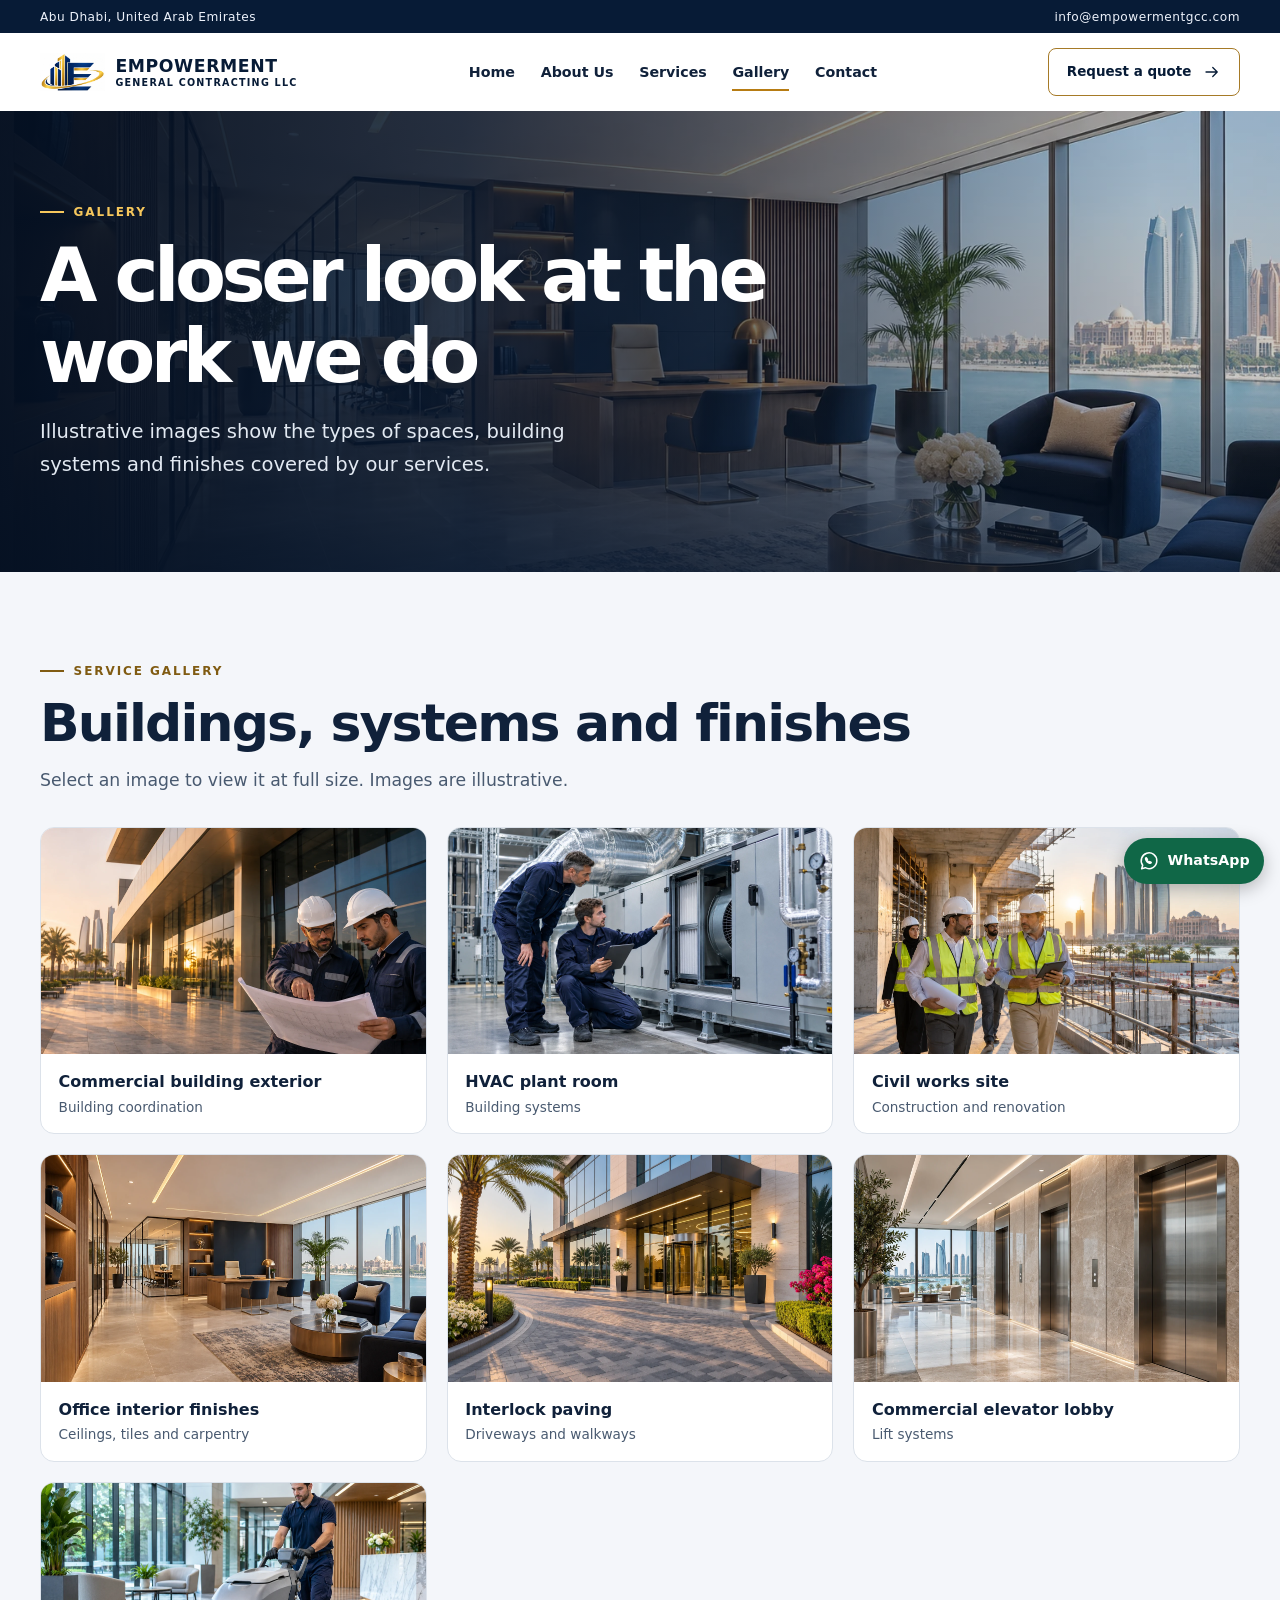
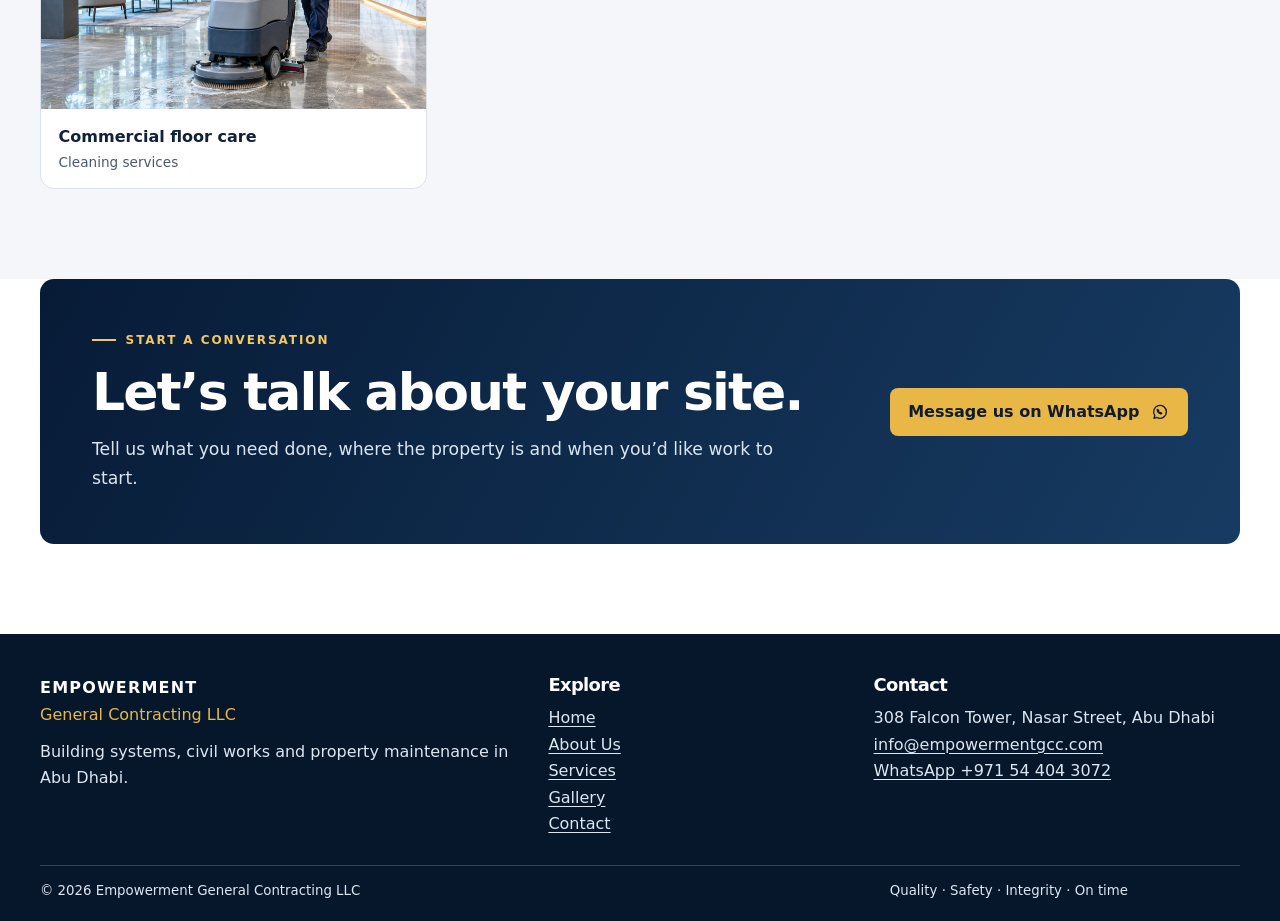
<file: gallery.html>
<!doctype html>
<html lang="en">
<head>
  <meta charset="utf-8">
  <meta name="viewport" content="width=device-width, initial-scale=1">
  <meta name="description" content="View illustrative images of building systems, civil works, fit-outs and maintenance services.">
  <meta name="theme-color" content="#071b36">
  <title>Gallery | Empowerment General Contracting LLC</title>
  <link rel="icon" href="assets/mark.webp">
  <link rel="stylesheet" href="styles.css">
  <script src="script.js" defer></script>
</head>
<body>
  <a class="skip" href="#main">Skip to content</a>
  <div class="top"><div class="wrap"><span>Abu Dhabi, United Arab Emirates</span><a href="mailto:info@empowermentgcc.com">info@empowermentgcc.com</a></div></div>
  <header class="site-header"><div class="wrap header-row">
    <a class="brand" href="index.html" aria-label="Empowerment General Contracting LLC home"><img src="assets/mark.webp" alt="" decoding="async"><span><strong>EMPOWERMENT</strong><small>GENERAL CONTRACTING LLC</small></span></a>
    <button class="menu" type="button" aria-expanded="false" aria-controls="site-nav">Menu <span aria-hidden="true">☰</span></button>
    <nav id="site-nav" aria-label="Main navigation"><a href="index.html">Home</a><a href="about.html">About Us</a><a href="services.html">Services</a><a href="gallery.html" aria-current="page">Gallery</a><a href="contact.html">Contact</a></nav>
    <a class="header-cta" href="contact.html">Request a quote <svg width="22" height="22" viewBox="0 0 24 24" fill="none" stroke="currentColor" stroke-width="1.7" stroke-linecap="round" stroke-linejoin="round" aria-hidden="true"><path d="M4 12h15m-6-6 6 6-6 6"/></svg></a>
  </div></header>
  <main id="main"><section class="inner hero"><div class="scene"><img src="assets/interior.webp" alt="" decoding="async"></div><div class="wrap hero-copy"><p class="eyebrow">Gallery</p><h1>A closer look at the work we do</h1><p>Illustrative images show the types of spaces, building systems and finishes covered by our services.</p></div></section><section class="section soft"><div class="wrap"><p class="eyebrow">Service gallery</p><h2>Buildings, systems and finishes</h2><p class="lede">Select an image to view it at full size. Images are illustrative.</p><div class="gallery"><figure><a href="assets/hero.webp" data-gallery><img src="assets/hero.webp" alt="Engineers reviewing plans outside a modern commercial building" loading="lazy" decoding="async"></a><figcaption><strong>Commercial building exterior</strong><span>Building coordination</span></figcaption></figure><figure><a href="assets/mep.webp" data-gallery><img src="assets/mep.webp" alt="Technicians inspecting air handling equipment" loading="lazy" decoding="async"></a><figcaption><strong>HVAC plant room</strong><span>Building systems</span></figcaption></figure><figure><a href="assets/civil.webp" data-gallery><img src="assets/civil.webp" alt="Site supervisors at a concrete construction site" loading="lazy" decoding="async"></a><figcaption><strong>Civil works site</strong><span>Construction and renovation</span></figcaption></figure><figure><a href="assets/interior.webp" data-gallery><img src="assets/interior.webp" alt="An office with warm wood accents and a finished ceiling" loading="lazy" decoding="async"></a><figcaption><strong>Office interior finishes</strong><span>Ceilings, tiles and carpentry</span></figcaption></figure><figure><a href="assets/paving.webp" data-gallery><img src="assets/paving.webp" alt="A commercial entrance with patterned interlocking pavers" loading="lazy" decoding="async"></a><figcaption><strong>Interlock paving</strong><span>Driveways and walkways</span></figcaption></figure><figure><a href="assets/elevator.webp" data-gallery><img src="assets/elevator.webp" alt="Brushed metal lift doors in a modern lobby" loading="lazy" decoding="async"></a><figcaption><strong>Commercial elevator lobby</strong><span>Lift systems</span></figcaption></figure><figure><a href="assets/cleaning.webp" data-gallery><img src="assets/cleaning.webp" alt="A technician cleaning a lobby floor with commercial equipment" loading="lazy" decoding="async"></a><figcaption><strong>Commercial floor care</strong><span>Cleaning services</span></figcaption></figure></div><dialog class="lightbox" aria-label="Gallery image"><button type="button" aria-label="Close image">×</button><img alt=""></dialog></div></section><section class="section cta-zone"><div class="wrap"><div class="cta"><div><p class="eyebrow">Start a conversation</p><h2>Let’s talk about your site.</h2><p class="lede">Tell us what you need done, where the property is and when you’d like work to start.</p></div><a class="button gold" href="https://wa.me/971544043072">Message us on WhatsApp<svg width="22" height="22" viewBox="0 0 24 24" fill="none" stroke="currentColor" stroke-width="1.7" stroke-linecap="round" stroke-linejoin="round" aria-hidden="true"><path d="M20.5 11.8a8.5 8.5 0 0 1-12.6 7.5L4 20.4l1.1-3.8A8.5 8.5 0 1 1 20.5 11.8Z"/><path d="M9 8.5c-.6.2-.9.7-.7 1.5.5 2 2.3 3.8 4.3 4.4.8.3 1.5-.1 1.8-.8l-1.6-1-.8.6c-1-.5-1.7-1.2-2.2-2.2l.5-.8L9 8.5Z"/></svg></a></div></div></section></main>
  <footer><div class="wrap footer-grid">
    <div><p class="footer-brand">EMPOWERMENT</p><p>General Contracting LLC</p><p>Building systems, civil works and property maintenance in Abu Dhabi.</p></div>
    <div><h2>Explore</h2><nav aria-label="Footer navigation"><a href="index.html">Home</a><a href="about.html">About Us</a><a href="services.html">Services</a><a href="gallery.html" aria-current="page">Gallery</a><a href="contact.html">Contact</a></nav></div>
    <div><h2>Contact</h2><address>308 Falcon Tower, Nasar Street, Abu Dhabi</address><a href="mailto:info@empowermentgcc.com">info@empowermentgcc.com</a><a href="https://wa.me/971544043072">WhatsApp +971 54 404 3072</a></div>
  </div><div class="wrap footer-bottom"><small>© 2026 Empowerment General Contracting LLC</small><small>Quality · Safety · Integrity · On time</small></div></footer>
  <aside class="quick" aria-label="Quick contact">
    <a class="quick-call" href="tel:+971544043072"><svg width="22" height="22" viewBox="0 0 24 24" fill="none" stroke="currentColor" stroke-width="1.7" stroke-linecap="round" stroke-linejoin="round" aria-hidden="true"><path d="M5 4h4l2 5-2 1.5a13 13 0 0 0 4.5 4.5l1.5-2 5 2v4c0 1-1 2-2 2A16 16 0 0 1 3 6c0-1 1-2 2-2Z"/></svg> <span>Call</span></a>
    <a class="quick-wa" href="https://wa.me/971544043072"><svg width="22" height="22" viewBox="0 0 24 24" fill="none" stroke="currentColor" stroke-width="1.7" stroke-linecap="round" stroke-linejoin="round" aria-hidden="true"><path d="M20.5 11.8a8.5 8.5 0 0 1-12.6 7.5L4 20.4l1.1-3.8A8.5 8.5 0 1 1 20.5 11.8Z"/><path d="M9 8.5c-.6.2-.9.7-.7 1.5.5 2 2.3 3.8 4.3 4.4.8.3 1.5-.1 1.8-.8l-1.6-1-.8.6c-1-.5-1.7-1.2-2.2-2.2l.5-.8L9 8.5Z"/></svg> <span>WhatsApp</span></a>
  </aside>
</body>
</html>
</file>
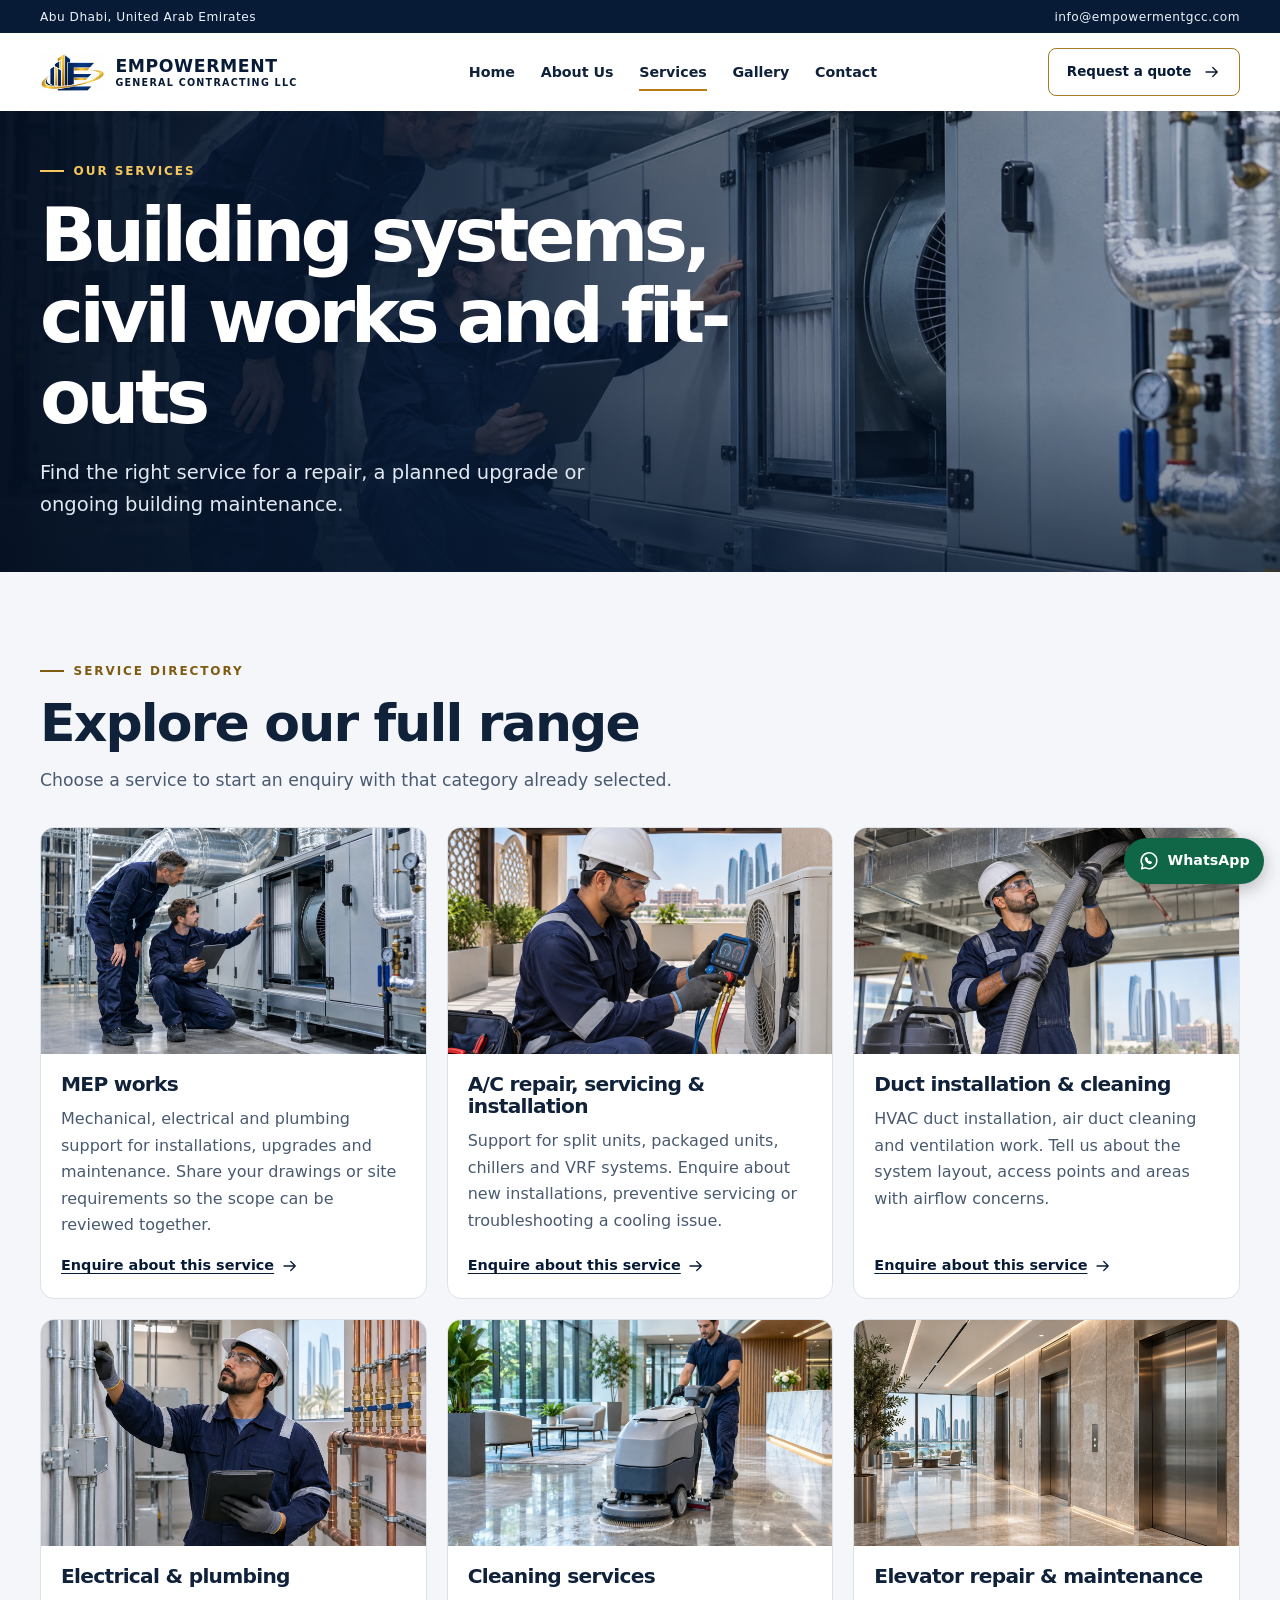
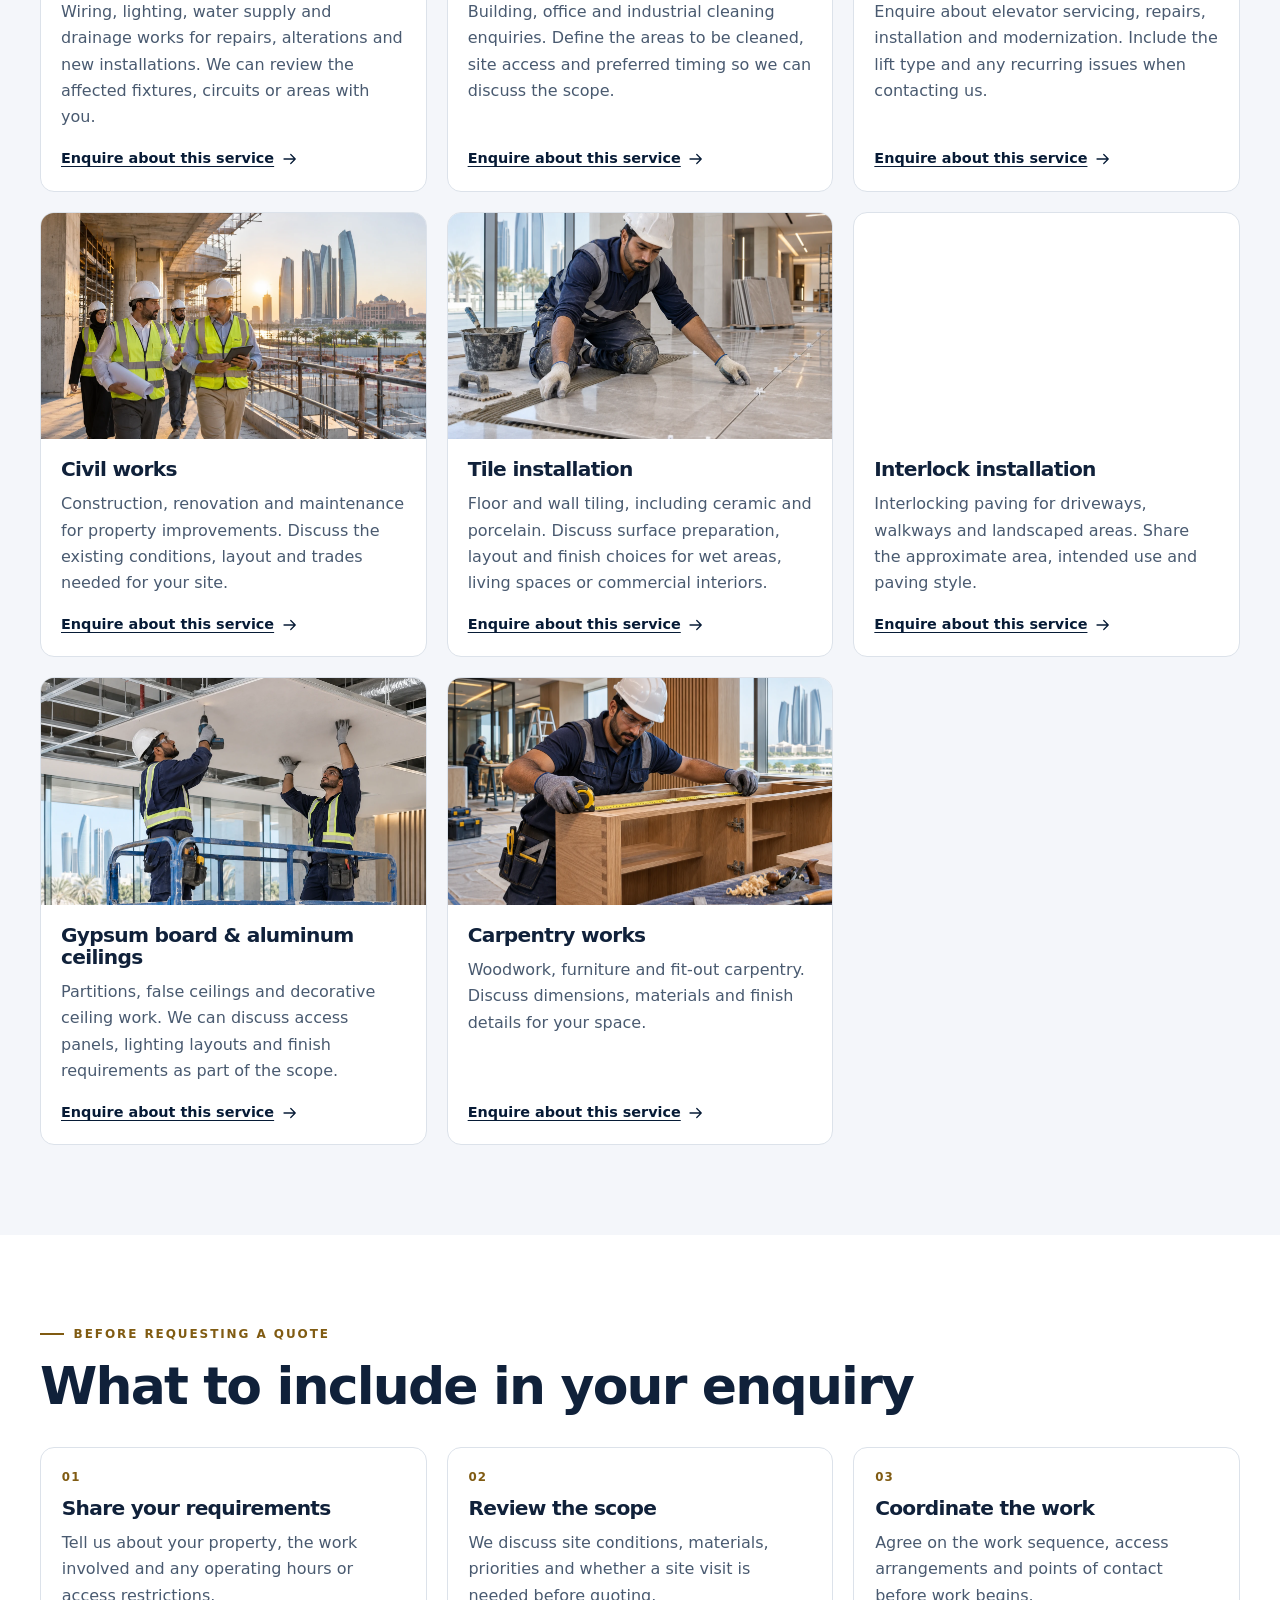
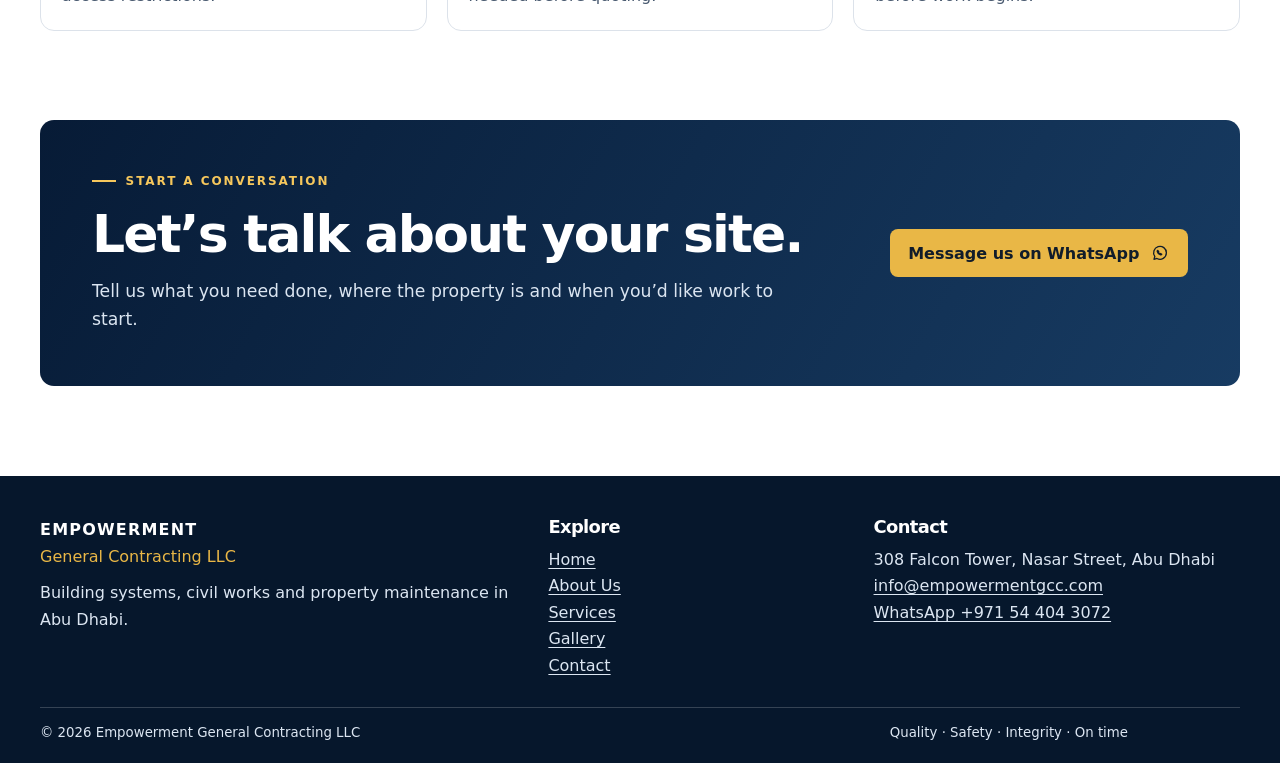
<file: services.html>
<!doctype html>
<html lang="en">
<head>
  <meta charset="utf-8">
  <meta name="viewport" content="width=device-width, initial-scale=1">
  <meta name="description" content="Explore all 11 services including MEP, HVAC, civil work, elevator servicing and carpentry in Abu Dhabi.">
  <meta name="theme-color" content="#071b36">
  <title>Services | Empowerment General Contracting LLC</title>
  <link rel="icon" href="assets/mark.webp">
  <link rel="stylesheet" href="styles.css">
  <script src="script.js" defer></script>
</head>
<body>
  <a class="skip" href="#main">Skip to content</a>
  <div class="top"><div class="wrap"><span>Abu Dhabi, United Arab Emirates</span><a href="mailto:info@empowermentgcc.com">info@empowermentgcc.com</a></div></div>
  <header class="site-header"><div class="wrap header-row">
    <a class="brand" href="index.html" aria-label="Empowerment General Contracting LLC home"><img src="assets/mark.webp" alt="" decoding="async"><span><strong>EMPOWERMENT</strong><small>GENERAL CONTRACTING LLC</small></span></a>
    <button class="menu" type="button" aria-expanded="false" aria-controls="site-nav">Menu <span aria-hidden="true">☰</span></button>
    <nav id="site-nav" aria-label="Main navigation"><a href="index.html">Home</a><a href="about.html">About Us</a><a href="services.html" aria-current="page">Services</a><a href="gallery.html">Gallery</a><a href="contact.html">Contact</a></nav>
    <a class="header-cta" href="contact.html">Request a quote <svg width="22" height="22" viewBox="0 0 24 24" fill="none" stroke="currentColor" stroke-width="1.7" stroke-linecap="round" stroke-linejoin="round" aria-hidden="true"><path d="M4 12h15m-6-6 6 6-6 6"/></svg></a>
  </div></header>
  <main id="main"><section class="inner hero"><div class="scene"><img src="assets/mep.webp" alt="" decoding="async"></div><div class="wrap hero-copy"><p class="eyebrow">Our services</p><h1>Building systems, civil works and fit-outs</h1><p>Find the right service for a repair, a planned upgrade or ongoing building maintenance.</p></div></section><section class="section soft"><div class="wrap"><p class="eyebrow">Service directory</p><h2>Explore our full range</h2><p class="lede">Choose a service to start an enquiry with that category already selected.</p><div class="cards"><article class="card"><img src="assets/mep.webp" alt="" loading="lazy" decoding="async"><div><h3>MEP works</h3><p>Mechanical, electrical and plumbing support for installations, upgrades and maintenance. Share your drawings or site requirements so the scope can be reviewed together.</p><a href="contact.html?service=MEP%20works">Enquire about this service <svg width="22" height="22" viewBox="0 0 24 24" fill="none" stroke="currentColor" stroke-width="1.7" stroke-linecap="round" stroke-linejoin="round" aria-hidden="true"><path d="M4 12h15m-6-6 6 6-6 6"/></svg></a></div></article><article class="card"><img src="assets/service-ac.webp" alt="Technician checking an outdoor A/C unit" loading="lazy" decoding="async"><div><h3>A/C repair, servicing &amp; installation</h3><p>Support for split units, packaged units, chillers and VRF systems. Enquire about new installations, preventive servicing or troubleshooting a cooling issue.</p><a href="contact.html?service=A/C%20repair%2C%20servicing%20%26%20installation">Enquire about this service <svg width="22" height="22" viewBox="0 0 24 24" fill="none" stroke="currentColor" stroke-width="1.7" stroke-linecap="round" stroke-linejoin="round" aria-hidden="true"><path d="M4 12h15m-6-6 6 6-6 6"/></svg></a></div></article><article class="card"><img src="assets/service-duct.webp" alt="Technician cleaning a commercial ventilation duct" loading="lazy" decoding="async"><div><h3>Duct installation &amp; cleaning</h3><p>HVAC duct installation, air duct cleaning and ventilation work. Tell us about the system layout, access points and areas with airflow concerns.</p><a href="contact.html?service=Duct%20installation%20%26%20cleaning">Enquire about this service <svg width="22" height="22" viewBox="0 0 24 24" fill="none" stroke="currentColor" stroke-width="1.7" stroke-linecap="round" stroke-linejoin="round" aria-hidden="true"><path d="M4 12h15m-6-6 6 6-6 6"/></svg></a></div></article><article class="card"><img src="assets/service-electrical.webp" alt="Technician inspecting electrical conduits and water pipes" loading="lazy" decoding="async"><div><h3>Electrical &amp; plumbing</h3><p>Wiring, lighting, water supply and drainage works for repairs, alterations and new installations. We can review the affected fixtures, circuits or areas with you.</p><a href="contact.html?service=Electrical%20%26%20plumbing">Enquire about this service <svg width="22" height="22" viewBox="0 0 24 24" fill="none" stroke="currentColor" stroke-width="1.7" stroke-linecap="round" stroke-linejoin="round" aria-hidden="true"><path d="M4 12h15m-6-6 6 6-6 6"/></svg></a></div></article><article class="card"><img src="assets/cleaning.webp" alt="" loading="lazy" decoding="async"><div><h3>Cleaning services</h3><p>Building, office and industrial cleaning enquiries. Define the areas to be cleaned, site access and preferred timing so we can discuss the scope.</p><a href="contact.html?service=Cleaning%20services">Enquire about this service <svg width="22" height="22" viewBox="0 0 24 24" fill="none" stroke="currentColor" stroke-width="1.7" stroke-linecap="round" stroke-linejoin="round" aria-hidden="true"><path d="M4 12h15m-6-6 6 6-6 6"/></svg></a></div></article><article class="card"><img src="assets/elevator.webp" alt="" loading="lazy" decoding="async"><div><h3>Elevator repair &amp; maintenance</h3><p>Enquire about elevator servicing, repairs, installation and modernization. Include the lift type and any recurring issues when contacting us.</p><a href="contact.html?service=Elevator%20repair%20%26%20maintenance">Enquire about this service <svg width="22" height="22" viewBox="0 0 24 24" fill="none" stroke="currentColor" stroke-width="1.7" stroke-linecap="round" stroke-linejoin="round" aria-hidden="true"><path d="M4 12h15m-6-6 6 6-6 6"/></svg></a></div></article><article class="card"><img src="assets/civil.webp" alt="" loading="lazy" decoding="async"><div><h3>Civil works</h3><p>Construction, renovation and maintenance for property improvements. Discuss the existing conditions, layout and trades needed for your site.</p><a href="contact.html?service=Civil%20works">Enquire about this service <svg width="22" height="22" viewBox="0 0 24 24" fill="none" stroke="currentColor" stroke-width="1.7" stroke-linecap="round" stroke-linejoin="round" aria-hidden="true"><path d="M4 12h15m-6-6 6 6-6 6"/></svg></a></div></article><article class="card"><img src="assets/service-tiling.webp" alt="Tile setter aligning porcelain floor tiles" loading="lazy" decoding="async"><div><h3>Tile installation</h3><p>Floor and wall tiling, including ceramic and porcelain. Discuss surface preparation, layout and finish choices for wet areas, living spaces or commercial interiors.</p><a href="contact.html?service=Tile%20installation">Enquire about this service <svg width="22" height="22" viewBox="0 0 24 24" fill="none" stroke="currentColor" stroke-width="1.7" stroke-linecap="round" stroke-linejoin="round" aria-hidden="true"><path d="M4 12h15m-6-6 6 6-6 6"/></svg></a></div></article><article class="card"><img src="assets/paving.webp" alt="" loading="lazy" decoding="async"><div><h3>Interlock installation</h3><p>Interlocking paving for driveways, walkways and landscaped areas. Share the approximate area, intended use and paving style.</p><a href="contact.html?service=Interlock%20installation">Enquire about this service <svg width="22" height="22" viewBox="0 0 24 24" fill="none" stroke="currentColor" stroke-width="1.7" stroke-linecap="round" stroke-linejoin="round" aria-hidden="true"><path d="M4 12h15m-6-6 6 6-6 6"/></svg></a></div></article><article class="card"><img src="assets/service-ceiling.webp" alt="Installers fitting a gypsum panel to a ceiling grid" loading="lazy" decoding="async"><div><h3>Gypsum board &amp; aluminum ceilings</h3><p>Partitions, false ceilings and decorative ceiling work. We can discuss access panels, lighting layouts and finish requirements as part of the scope.</p><a href="contact.html?service=Gypsum%20board%20%26%20aluminum%20ceilings">Enquire about this service <svg width="22" height="22" viewBox="0 0 24 24" fill="none" stroke="currentColor" stroke-width="1.7" stroke-linecap="round" stroke-linejoin="round" aria-hidden="true"><path d="M4 12h15m-6-6 6 6-6 6"/></svg></a></div></article><article class="card"><img src="assets/service-carpentry.webp" alt="Carpenter measuring an oak cabinet frame" loading="lazy" decoding="async"><div><h3>Carpentry works</h3><p>Woodwork, furniture and fit-out carpentry. Discuss dimensions, materials and finish details for your space.</p><a href="contact.html?service=Carpentry%20works">Enquire about this service <svg width="22" height="22" viewBox="0 0 24 24" fill="none" stroke="currentColor" stroke-width="1.7" stroke-linecap="round" stroke-linejoin="round" aria-hidden="true"><path d="M4 12h15m-6-6 6 6-6 6"/></svg></a></div></article></div></div></section><section class="section "><div class="wrap"><p class="eyebrow">Before requesting a quote</p><h2>What to include in your enquiry</h2><div class="info-grid"><article><span>01</span><h3>Share your requirements</h3><p>Tell us about your property, the work involved and any operating hours or access restrictions.</p></article><article><span>02</span><h3>Review the scope</h3><p>We discuss site conditions, materials, priorities and whether a site visit is needed before quoting.</p></article><article><span>03</span><h3>Coordinate the work</h3><p>Agree on the work sequence, access arrangements and points of contact before work begins.</p></article></div></div></section><section class="section cta-zone"><div class="wrap"><div class="cta"><div><p class="eyebrow">Start a conversation</p><h2>Let’s talk about your site.</h2><p class="lede">Tell us what you need done, where the property is and when you’d like work to start.</p></div><a class="button gold" href="https://wa.me/971544043072">Message us on WhatsApp<svg width="22" height="22" viewBox="0 0 24 24" fill="none" stroke="currentColor" stroke-width="1.7" stroke-linecap="round" stroke-linejoin="round" aria-hidden="true"><path d="M20.5 11.8a8.5 8.5 0 0 1-12.6 7.5L4 20.4l1.1-3.8A8.5 8.5 0 1 1 20.5 11.8Z"/><path d="M9 8.5c-.6.2-.9.7-.7 1.5.5 2 2.3 3.8 4.3 4.4.8.3 1.5-.1 1.8-.8l-1.6-1-.8.6c-1-.5-1.7-1.2-2.2-2.2l.5-.8L9 8.5Z"/></svg></a></div></div></section></main>
  <footer><div class="wrap footer-grid">
    <div><p class="footer-brand">EMPOWERMENT</p><p>General Contracting LLC</p><p>Building systems, civil works and property maintenance in Abu Dhabi.</p></div>
    <div><h2>Explore</h2><nav aria-label="Footer navigation"><a href="index.html">Home</a><a href="about.html">About Us</a><a href="services.html" aria-current="page">Services</a><a href="gallery.html">Gallery</a><a href="contact.html">Contact</a></nav></div>
    <div><h2>Contact</h2><address>308 Falcon Tower, Nasar Street, Abu Dhabi</address><a href="mailto:info@empowermentgcc.com">info@empowermentgcc.com</a><a href="https://wa.me/971544043072">WhatsApp +971 54 404 3072</a></div>
  </div><div class="wrap footer-bottom"><small>© 2026 Empowerment General Contracting LLC</small><small>Quality · Safety · Integrity · On time</small></div></footer>
  <aside class="quick" aria-label="Quick contact">
    <a class="quick-call" href="tel:+971544043072"><svg width="22" height="22" viewBox="0 0 24 24" fill="none" stroke="currentColor" stroke-width="1.7" stroke-linecap="round" stroke-linejoin="round" aria-hidden="true"><path d="M5 4h4l2 5-2 1.5a13 13 0 0 0 4.5 4.5l1.5-2 5 2v4c0 1-1 2-2 2A16 16 0 0 1 3 6c0-1 1-2 2-2Z"/></svg> <span>Call</span></a>
    <a class="quick-wa" href="https://wa.me/971544043072"><svg width="22" height="22" viewBox="0 0 24 24" fill="none" stroke="currentColor" stroke-width="1.7" stroke-linecap="round" stroke-linejoin="round" aria-hidden="true"><path d="M20.5 11.8a8.5 8.5 0 0 1-12.6 7.5L4 20.4l1.1-3.8A8.5 8.5 0 1 1 20.5 11.8Z"/><path d="M9 8.5c-.6.2-.9.7-.7 1.5.5 2 2.3 3.8 4.3 4.4.8.3 1.5-.1 1.8-.8l-1.6-1-.8.6c-1-.5-1.7-1.2-2.2-2.2l.5-.8L9 8.5Z"/></svg> <span>WhatsApp</span></a>
  </aside>
</body>
</html>
</file>
<file: styles.css>
:root{--navy:#071b36;--navy2:#102c4f;--gold:#e9b746;--gold-dark:#805b12;--ink:#10213a;--muted:#495a70;--paper:#f4f6fa;--line:#dce2ea;--white:#fff;--green:#106747;--radius:14px}
*{box-sizing:border-box}
body{margin:0;color:var(--ink);font:1rem/1.65 system-ui,-apple-system,BlinkMacSystemFont,"Segoe UI",sans-serif;background:white}
img{display:block;max-width:100%}
a{color:inherit}
button,input,select,textarea{font:inherit}
button{cursor:pointer}
[hidden]{display:none!important}
:focus-visible{outline:3px solid #bd8100;outline-offset:4px}
h1,h2,h3,p,figure,blockquote{margin:0}
h1,h2,h3{line-height:1.09;letter-spacing:-.035em}
h2{font-size:clamp(2rem,4.3vw,3.25rem)}
h3{font-size:1.26rem}
address{font-style:normal}
.wrap{width:min(100% - 3rem,1200px);margin-inline:auto}
.skip{position:fixed;left:1rem;top:1rem;transform:translateY(-200%);z-index:30;background:white;padding:.6rem 1rem}
.skip:focus{transform:none}
.top{background:var(--navy);color:#edf2fb;font-size:.76rem;letter-spacing:.04em}
.top .wrap{display:flex;justify-content:space-between;gap:1rem;padding-block:.42rem}
.top a{text-decoration:none}
.site-header{position:relative;background:white;z-index:3}
.header-row{display:flex;align-items:center;justify-content:space-between;gap:1.25rem;min-height:78px}
.brand{display:flex;align-items:center;gap:.65rem;text-decoration:none;color:var(--navy)}
.brand img{width:65px}
.brand strong,.brand small{display:block;line-height:1.25;white-space:nowrap}
.brand strong{font-size:1.08rem;letter-spacing:.035em;font-weight:850}
.brand small{font-size:.60rem;letter-spacing:.13em;font-weight:750}
#site-nav{display:flex;gap:clamp(.9rem,2vw,2rem);align-items:center}
#site-nav a{padding:.85rem 0;text-decoration:none;font-weight:690;font-size:.89rem;position:relative}
#site-nav a[aria-current]::after,#site-nav a:hover::after{content:"";position:absolute;bottom:.45rem;left:0;right:0;height:2px;background:#b77c13}
.header-cta,.button{display:inline-flex;align-items:center;justify-content:center;gap:.75rem;text-decoration:none;font-weight:780;border:1px solid transparent;border-radius:8px;line-height:1.2;min-height:48px;padding:.72rem 1.1rem}
.header-cta{border-color:#a67a27;font-size:.84rem;color:var(--navy)}
.header-cta:hover{background:#fff6de}
.header-cta svg,.button svg,.card a svg,.contact-item svg{width:18px;height:18px;flex:none}
.gold{background:var(--gold);color:#111c2a}
.gold:hover{background:#f6ca64}
.navy{background:var(--navy);color:white}
.navy:hover{background:var(--navy2)}
.outline{border-color:#d8e1ef;color:white;background:#071b3659}
.outline:hover{background:#143154}
.menu{display:none}
.hero{position:relative;color:white;background:var(--navy);isolation:isolate}
.slide,.inner{position:relative;display:grid;align-items:center}
.slide{min-height:clamp(515px,49vw,735px)}
.inner{min-height:clamp(325px,36vw,480px)}
.scene{position:absolute;inset:0;overflow:hidden;z-index:-1}
.scene img{width:100%;height:100%;object-fit:cover;object-position:center 48%}
.scene::after{content:"";position:absolute;inset:0;background:linear-gradient(90deg,rgba(4,16,34,.97),rgba(7,25,50,.83) 36%,rgba(7,25,50,.2) 90%),linear-gradient(0deg,#06172ba6,transparent 40%)}
.hero-copy{padding-block:3rem}
.slideshow .hero-copy{padding-bottom:6.5rem}
.eyebrow{font-size:.75rem;letter-spacing:.16em;text-transform:uppercase;font-weight:850;color:var(--gold-dark);margin-bottom:.85rem}
.eyebrow::before{content:"";display:inline-block;background:currentColor;width:1.5rem;height:2px;margin-right:.6rem;vertical-align:.25em}
.hero .eyebrow,.dark .eyebrow,.cta .eyebrow{color:#f6c75c}
.hero h1,.hero h2{max-width:760px;font-size:clamp(2.55rem,6.3vw,5.7rem);letter-spacing:-.06em}
.inner h1{font-size:clamp(2.45rem,5.8vw,4.9rem)}
.hero-copy>p:not(.eyebrow){max-width:555px;color:#e2e9f2;font-size:clamp(1rem,1.6vw,1.22rem);margin-top:1.15rem}
.actions{display:flex;gap:.75rem;flex-wrap:wrap;margin-top:1.75rem}
.slider-tools{position:absolute;bottom:1.35rem;left:0;right:0;display:flex;align-items:center;gap:1rem}
.dots{display:flex;gap:.18rem}
.dots button{width:38px;height:40px;background:none;border:0;padding:0;display:grid;place-items:center}
.dots button::before{content:"";width:24px;height:4px;border-radius:4px;background:#cdd6e5}
.dots button[aria-pressed=true]::before{background:var(--gold)}
.pause{background:#102644;color:white;border:1px solid #bac7da;border-radius:6px;padding:.35rem .65rem;font-size:.77rem;min-height:36px}
.values{background:var(--navy2);color:white;border-top:1px solid #e9b7468c}
.values .wrap{display:grid;grid-template-columns:repeat(4,1fr)}
.values .wrap div{display:flex;align-items:center;gap:.7rem;padding:1.05rem 1rem;font-weight:750;border-left:1px solid #ffffff25}
.values .wrap div:last-child{border-right:1px solid #ffffff25}
.values span,.info-grid span{font-size:.74rem;font-weight:850;letter-spacing:.1em;color:var(--gold)}
.section{padding-block:clamp(3.1rem,7vw,6.3rem)}
.soft{background:var(--paper)}
.dark{background:var(--navy);color:white}
.lede{max-width:690px;color:var(--muted);font-size:1.08rem;margin-top:.9rem}
.dark .lede,.cta .lede{color:#dbe5f1}
.split,.faq,.contact-grid{display:grid;grid-template-columns:1fr 1fr;align-items:start;gap:clamp(1.75rem,6vw,5.3rem)}
.split{align-items:center}
.split p:not(.eyebrow){margin-top:.9rem;color:var(--muted)}
.split .button{margin-top:1.4rem}
.image-frame{border-radius:var(--radius);overflow:hidden;box-shadow:0 18px 40px #0b21421e;border-bottom:5px solid var(--gold)}
.image-frame img{width:100%;aspect-ratio:1.4;object-fit:cover}
.cards,.gallery,.quotes,.info-grid{display:grid;grid-template-columns:repeat(3,minmax(0,1fr));gap:1.25rem;margin-top:2rem}
.card,.gallery figure,.info-grid article{background:white;border:1px solid var(--line);border-radius:var(--radius);overflow:hidden}
.card{display:flex;flex-direction:column}
.card img,.gallery img{aspect-ratio:1.7;width:100%;object-fit:cover}
.card>div{padding:1.25rem;display:flex;flex-direction:column;flex:1}
.card p,.info-grid p{color:var(--muted);margin:.65rem 0 1rem}
.card a,.contact-item a{display:inline-flex;gap:.4rem;align-items:center;font-size:.9rem;font-weight:750;color:var(--navy);text-underline-offset:.22em}
.card a{margin-top:auto}
.more{margin-top:1.5rem}
.quotes figure{background:#102949;border:1px solid #314866;border-radius:var(--radius);padding:1.35rem;display:flex;flex-direction:column}
.quote-mark{color:var(--gold);font:4rem/.75 Georgia,serif}
blockquote{margin:.4rem 0 1.25rem;font-size:1.04rem}
.quotes figcaption{margin-top:auto;border-top:1px solid #38516f;padding-top:.9rem}
.quotes figcaption span,.gallery figcaption span{display:block;font-size:.85rem}
.quotes figcaption span{color:#d3dfef}
.faq{grid-template-columns:0.85fr 1.15fr}
.faq-list{border-top:1px solid var(--line)}
.faq details{border-bottom:1px solid var(--line)}
.faq summary{cursor:pointer;list-style:none;font-weight:750;display:flex;align-items:center;justify-content:space-between;gap:1rem;padding:1rem 0}
.faq summary::-webkit-details-marker{display:none}
.faq summary::after{content:"+";color:var(--gold-dark);font-size:1.35rem;line-height:1}
.faq details[open] summary::after{content:"−"}
.faq details p{color:var(--muted);padding:0 1.5rem 1rem 0}
.info-grid article{padding:1.3rem}
.info-grid span{color:var(--gold-dark);display:block;margin-bottom:.6rem}
.info-grid p{margin-bottom:0}
.gallery a{display:block;overflow:hidden}
.gallery a:hover img{filter:brightness(.87)}
.gallery figcaption{padding:.95rem 1.1rem}
.gallery figcaption span{color:var(--muted)}
.lightbox{border:0;padding:0;background:var(--navy);border-radius:10px;max-width:calc(100vw - 2rem)}
.lightbox::backdrop{background:#051124db}
.lightbox img{max-height:84vh;object-fit:contain}
.lightbox button{position:absolute;top:.6rem;right:.6rem;background:var(--navy);color:white;border:1px solid white;border-radius:50%;width:44px;height:44px;line-height:1;font-size:1.6rem}
.cta-zone{padding-top:0}
.cta{border-radius:var(--radius);background:linear-gradient(120deg,var(--navy),#173b62);color:white;padding:clamp(1.5rem,5vw,3.25rem);display:flex;align-items:center;justify-content:space-between;gap:1.4rem}
.cta .button{flex-shrink:0}
.contact-item{padding:1.05rem 0;border-bottom:1px solid var(--line)}
.contact-item:first-of-type{margin-top:.65rem}
.contact-item h3{margin-bottom:.35rem}
.call-contact{display:none}
.enquiry{padding:clamp(1.2rem,3vw,2.1rem);background:var(--paper);border:1px solid var(--line);border-radius:var(--radius)}
.enquiry h2{font-size:clamp(1.55rem,3vw,2.25rem)}
.enquiry p{color:var(--muted);margin:.65rem 0 1rem}
.enquiry label{display:block;font-weight:720;margin-top:.8rem}
.enquiry input,.enquiry select,.enquiry textarea{display:block;width:100%;background:white;border:1px solid #a7b4c5;border-radius:7px;color:var(--ink);padding:.65rem;margin-top:.25rem}
.enquiry textarea{resize:vertical}
.enquiry .button{margin-top:1rem}
footer{background:#06172c;color:#dce6f2;padding:2.6rem 0 1.2rem}
.footer-grid{display:grid;grid-template-columns:1.3fr .8fr 1fr;gap:2rem}
.footer-grid h2{color:white;font-size:1.12rem;margin-bottom:.65rem}
.footer-grid a{display:block;width:fit-content;text-underline-offset:.2em}
.footer-brand{font-weight:860;color:white;letter-spacing:.075em}
.footer-brand+p{color:var(--gold);margin-bottom:.65rem}
.footer-bottom{display:flex;justify-content:space-between;gap:.75rem;border-top:1px solid #ffffff30;margin-top:1.75rem;padding-top:.85rem;padding-right:7rem}
.quick{display:flex;position:fixed;right:1rem;bottom:max(1rem,env(safe-area-inset-bottom));z-index:5;gap:.5rem}
.quick a{color:white;text-decoration:none;display:flex;align-items:center;justify-content:center;gap:.45rem;padding:.65rem .9rem;min-height:46px;border-radius:50px;font-weight:750;font-size:.89rem;box-shadow:0 5px 18px #0004}
.quick .quick-wa{background:var(--green)}
.quick .quick-call{display:none;background:var(--navy2)}
@media(max-width:1024px){
  .header-cta{display:none}
  .quick .quick-call{display:flex}
  .call-contact{display:block}
  footer{padding-bottom:4.75rem}
  .footer-bottom{padding-right:0}
}
@media(max-width:760px){
  .wrap{width:calc(100% - 2rem)}
  .top .wrap{justify-content:center}
  .top span{display:none}
  .header-row{min-height:68px;flex-wrap:wrap;gap:0}
  .brand img{width:52px}
  .brand strong{font-size:.88rem}
  .brand small{font-size:.51rem}
  .menu{display:inline-flex;align-items:center;gap:.35rem;background:white;color:var(--navy);border:1px solid #a7b4c5;border-radius:7px;padding:.42rem .58rem;min-height:44px;font-size:.83rem;font-weight:700}
  #site-nav{flex-basis:100%;flex-wrap:wrap;gap:0 1rem;padding:.3rem 0 .65rem}
  .js #site-nav:not(.open){display:none}
  .slide{min-height:530px}
  .scene img{object-position:60% center}
  .scene::after{background:linear-gradient(90deg,#041428ef,#071b3691),linear-gradient(0deg,#061629a8,transparent 60%)}
  .values .wrap{grid-template-columns:repeat(2,1fr)}
  .values .wrap div{border:0;border-bottom:1px solid #ffffff25;padding:.8rem .35rem;font-size:.88rem}
  .values .wrap div:last-child{border-right:0}
  .split,.faq,.contact-grid{grid-template-columns:1fr}
  .cards,.quotes,.gallery,.info-grid{grid-template-columns:repeat(2,minmax(0,1fr))}
  .cta{align-items:flex-start;flex-direction:column}
  .footer-grid{grid-template-columns:1fr 1fr}
  .footer-grid>div:first-child{grid-column:1/-1}
}
@media(max-width:490px){
  .cards,.quotes,.gallery,.info-grid{grid-template-columns:1fr}
  .footer-grid{grid-template-columns:1fr}
  .footer-bottom{flex-direction:column}
  .hero .eyebrow{font-size:.65rem}
}
@media(min-width:761px){.menu{display:none}}
@media(prefers-reduced-motion:no-preference){.slide:not([hidden]) .hero-copy{animation:enter .4s ease-out}@keyframes enter{from{opacity:.35;transform:translateY(5px)}to{opacity:1;transform:none}}}
html:not(.js) .slider-tools,html:not(.js) .menu{display:none}
</file>
